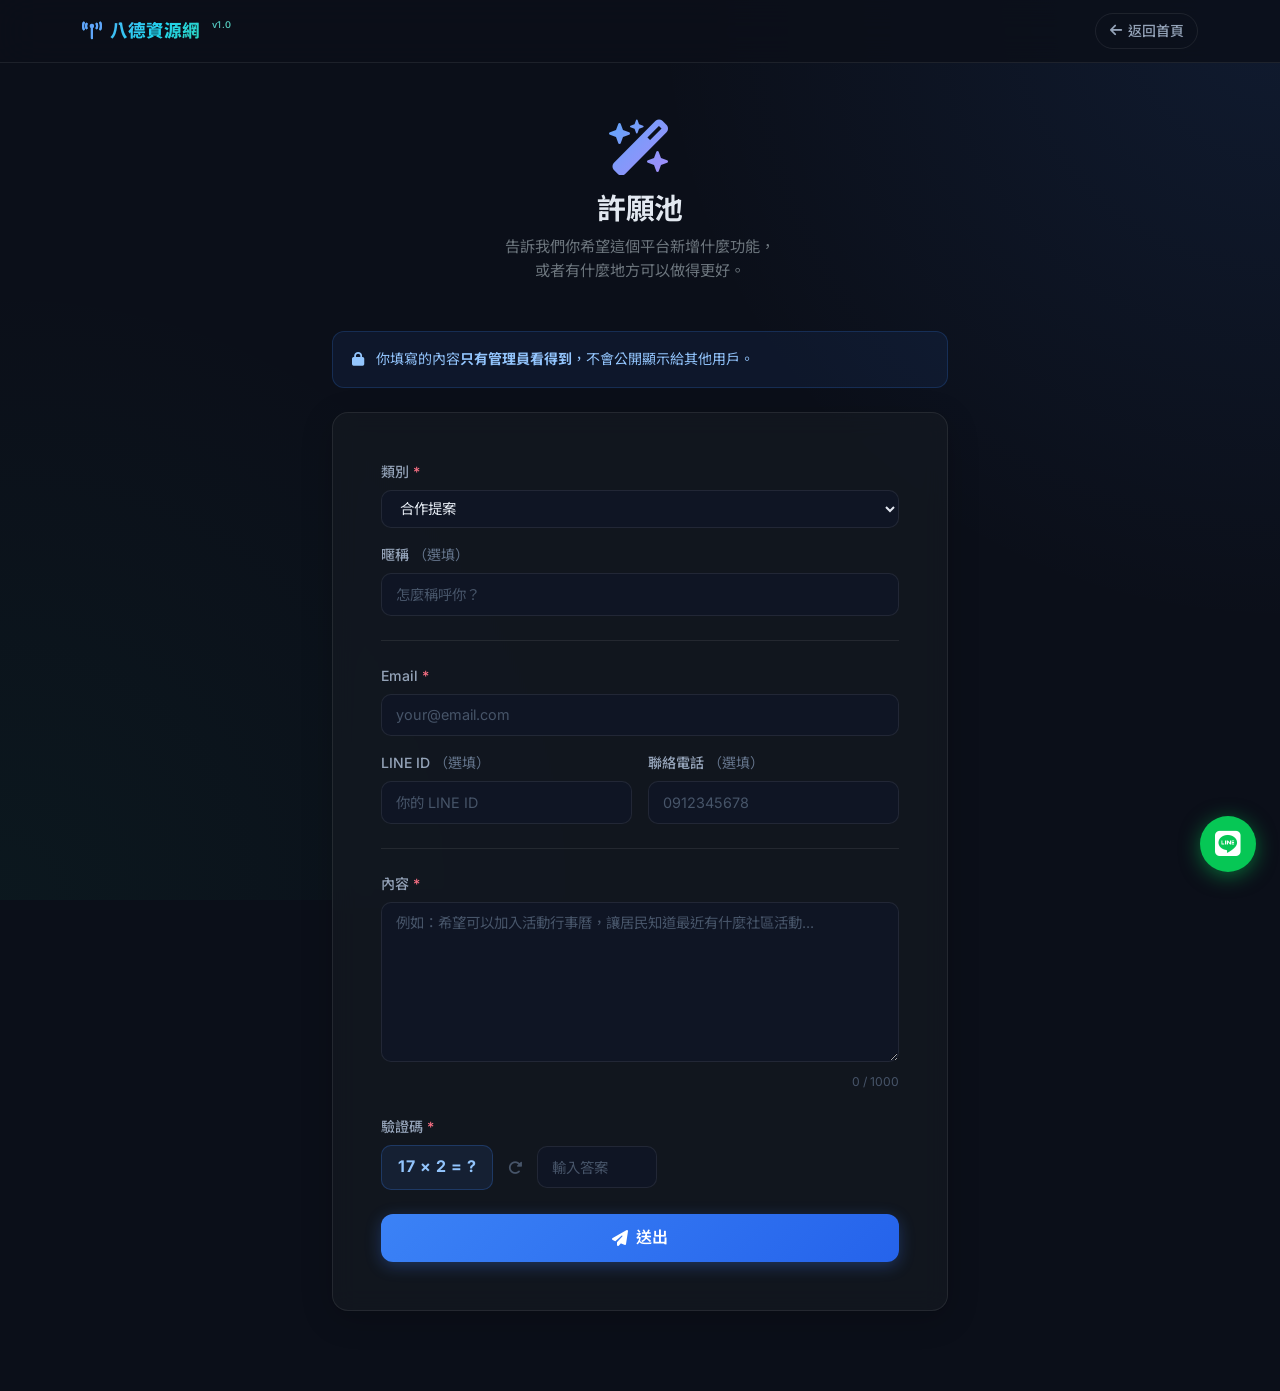
<file: frontend/wish.html>
<!DOCTYPE html>
<html lang="zh-Hant" data-bs-theme="dark">
<head>
<meta charset="UTF-8">
<meta name="robots" content="noindex, nofollow, noarchive">
<meta name="viewport" content="width=device-width,initial-scale=1">
<title>許願池 — 八德資源網</title>
<link href="https://fonts.googleapis.com/css2?family=Noto+Sans+TC:wght@400;500;600;700;800&family=Inter:wght@400;500;600;700;800&display=swap" rel="stylesheet">
<link href="https://cdn.jsdelivr.net/npm/bootstrap@5.3.2/dist/css/bootstrap.min.css" rel="stylesheet">
<link href="https://cdnjs.cloudflare.com/ajax/libs/font-awesome/6.4.2/css/all.min.css" rel="stylesheet">
<script src="https://cdn.jsdelivr.net/npm/bootstrap@5.3.2/dist/js/bootstrap.bundle.min.js"></script>
<style>
:root{--bg:#0b0f19;--cb:rgba(22,27,34,.65);--bd:rgba(255,255,255,.08);--p:#3b82f6;--pd:#2563eb;--pl:#60a5fa;--pg:rgba(59,130,246,.4);--gn:#34d399;--ro:#fb7185;--yw:#fbbf24;--t1:#f8fafc;--t2:#94a3b8;--t3:#64748b;--t4:#475569;--r:10px;--rl:16px;--f:"Inter","Noto Sans TC",-apple-system,sans-serif}
*,*::before,*::after{box-sizing:border-box}
body{background:var(--bg);background-image:radial-gradient(circle at top right,rgba(59,130,246,.1),transparent 40%),radial-gradient(circle at bottom left,rgba(16,185,129,.05),transparent 40%);background-attachment:fixed;color:#e2e8f0;font-family:var(--f);font-size:16px;line-height:1.6;min-height:100vh;padding-bottom:80px;-webkit-font-smoothing:antialiased}
.navbar{background:rgba(11,15,25,.82)!important;backdrop-filter:blur(20px);border-bottom:1px solid var(--bd);padding:.75rem 0}
.navbar-brand{font-weight:800;font-size:1.1rem;background:linear-gradient(135deg,#60a5fa,#22d3ee,#34d399);-webkit-background-clip:text;-webkit-text-fill-color:transparent;background-clip:text;text-decoration:none;display:inline-flex;align-items:center;gap:8px}
.btn-back{color:var(--t2);text-decoration:none;font-size:.87rem;font-weight:500;padding:.36rem .82rem;border-radius:999px;border:1px solid var(--bd);transition:all .15s;display:inline-flex;align-items:center;gap:.4rem}
.btn-back:hover{color:var(--t1);border-color:rgba(255,255,255,.22);background:rgba(255,255,255,.04)}
.gc{background:var(--cb);backdrop-filter:blur(12px);border:1px solid var(--bd);border-radius:var(--rl);box-shadow:0 8px 32px rgba(0,0,0,.2)}
.form-ctrl{width:100%;background:rgba(15,23,42,.6);border:1px solid var(--bd);color:#e2e8f0;border-radius:var(--r);padding:.55rem .9rem;font-size:.9rem;outline:none;transition:all .2s;font-family:var(--f)}
.form-ctrl:focus{background:rgba(15,23,42,.88);border-color:var(--p);box-shadow:0 0 0 3px rgba(59,130,246,.2);color:#fff}
.form-ctrl::placeholder{color:var(--t4)}
.form-ctrl.err{border-color:rgba(251,113,133,.55);box-shadow:0 0 0 3px rgba(251,113,133,.12)}
.form-ctrl.ok{border-color:rgba(52,211,153,.5);box-shadow:0 0 0 3px rgba(52,211,153,.1)}
textarea.form-ctrl{resize:vertical;min-height:160px}
.flabel{display:block;font-size:.88rem;color:var(--t2);font-weight:500;margin-bottom:.4rem}
.fhint{font-size:.78rem;margin-top:4px}
.ferr{display:none;font-size:.78rem;color:var(--ro);margin-top:4px}
.ferr i{margin-right:3px}
.btn-sub{background:linear-gradient(135deg,#3b82f6,#2563eb);border:none;border-radius:12px;padding:.72rem 2.5rem;font-weight:600;font-size:1rem;color:#fff;cursor:pointer;display:flex;align-items:center;justify-content:center;gap:8px;box-shadow:0 4px 16px rgba(59,130,246,.3);transition:all .2s;font-family:var(--f);width:100%}
.btn-sub:hover:not(:disabled){transform:translateY(-2px);box-shadow:0 6px 22px rgba(59,130,246,.45)}
.btn-sub:disabled{opacity:.6;cursor:not-allowed;transform:none}
.notice{background:rgba(59,130,246,.08);border:1px solid rgba(59,130,246,.2);border-radius:12px;padding:1rem 1.2rem;font-size:.875rem;color:#93c5fd;margin-bottom:1.5rem}
.cc{font-size:.76rem;color:var(--t4);text-align:right;margin-top:3px;transition:color .2s}
.cc.w{color:var(--yw)}.cc.d{color:var(--ro)}
.rb{display:none;padding:1rem;border-radius:12px;text-align:center;font-weight:500;margin-bottom:1rem;font-size:.9rem}
.captcha-box{display:flex;align-items:center;gap:10px}
.captcha-q{background:rgba(59,130,246,.1);border:1px solid rgba(59,130,246,.25);border-radius:var(--r);padding:.55rem 1rem;font-size:1rem;font-weight:700;color:#93c5fd;white-space:nowrap;flex-shrink:0;letter-spacing:.5px}
.captcha-refresh{background:transparent;border:none;color:var(--t4);cursor:pointer;padding:.3rem;border-radius:6px;transition:color .15s;font-size:.9rem;flex-shrink:0}
.captcha-refresh:hover{color:var(--t2)}
.divider{border-top:1px solid var(--bd);margin:1.5rem 0}

/* ── Success pop-out ── */
.success-overlay{position:fixed;inset:0;z-index:999;display:flex;align-items:center;justify-content:center;background:rgba(0,0,0,.55);backdrop-filter:blur(4px);opacity:0;transition:opacity .25s}
.success-overlay.show{opacity:1}
.success-card{background:rgba(13,17,23,.97);border:1px solid rgba(52,211,153,.3);border-radius:20px;padding:2.5rem 2rem;text-align:center;max-width:340px;width:90%;box-shadow:0 24px 60px rgba(0,0,0,.5),0 0 0 1px rgba(52,211,153,.1);transform:scale(.85) translateY(20px);transition:transform .3s cubic-bezier(.34,1.56,.64,1),opacity .25s}
.success-overlay.show .success-card{transform:scale(1) translateY(0)}
.success-icon{width:72px;height:72px;border-radius:50%;background:rgba(52,211,153,.12);border:1.5px solid rgba(52,211,153,.35);display:flex;align-items:center;justify-content:center;margin:0 auto 1.2rem;font-size:2rem;color:#34d399}
</style>
</head>
<body>
<nav class="navbar sticky-top">
  <div class="container">
    <a class="navbar-brand" href="/"><i class="fa-solid fa-tower-broadcast" style="-webkit-text-fill-color:#60a5fa"></i>八德資源網<span style="font-size:.58rem;font-weight:500;-webkit-text-fill-color:rgba(148,163,184,.4);color:rgba(148,163,184,.4);align-self:flex-start;padding-top:1px;margin-left:4px;letter-spacing:.3px">v1.0</span></a>
    <a href="/" class="btn-back"><i class="fa-solid fa-arrow-left"></i>返回首頁</a>
  </div>
</nav>

<div class="container mt-5 pt-2" style="max-width:640px">

  <div class="text-center mb-5">
    <div style="font-size:3.5rem;line-height:1;margin-bottom:1rem">
      <i class="fa-solid fa-wand-magic-sparkles" style="background:linear-gradient(135deg,#60a5fa,#a78bfa);-webkit-background-clip:text;-webkit-text-fill-color:transparent;background-clip:text"></i>
    </div>
    <h2 class="fw-bold mb-2" style="font-size:1.8rem;letter-spacing:-.2px">許願池</h2>
    <p class="text-secondary" style="font-size:.95rem">告訴我們你希望這個平台新增什麼功能，<br>或者有什麼地方可以做得更好。</p>
  </div>

  <div class="notice">
    <i class="fa-solid fa-lock me-2"></i>
    你填寫的內容<strong>只有管理員看得到</strong>，不會公開顯示給其他用戶。
  </div>

  <div id="rb-err" class="rb" style="background:rgba(239,68,68,.1);border:1px solid rgba(239,68,68,.3);color:#fca5a5">
    <i class="fa-solid fa-triangle-exclamation me-2"></i><span id="err-msg">送出失敗，請稍後再試。</span>
  </div>

  <div class="gc p-4 p-md-5">
    <form id="wish-form" novalidate>

      <!-- 類別 -->
      <div class="mb-3">
        <label class="flabel">類別 <span style="color:var(--ro)">*</span></label>
        <select id="wish-category" class="form-ctrl">
          <option value="合作提案" selected>合作提案</option>
          <option value="平台功能許願">平台功能許願</option>
        </select>
      </div>

      <!-- 暱稱 -->
      <div class="mb-3">
        <label class="flabel">暱稱 <span style="color:var(--t3);font-weight:400">（選填）</span></label>
        <input type="text" id="wish-name" class="form-ctrl" placeholder="怎麼稱呼你？" maxlength="50">
      </div>

      <div class="divider"></div>

      <!-- Email -->
      <div class="mb-3">
        <label class="flabel">Email <span style="color:var(--ro)">*</span></label>
        <input type="email" id="wish-email" class="form-ctrl" placeholder="your@email.com" maxlength="100" oninput="validateEmail(this)">
        <div id="email-hint" class="fhint" style="display:none"></div>
        <div class="ferr" id="email-err"><i class="fa-solid fa-circle-exclamation"></i>請填寫 Email</div>
      </div>

      <!-- LINE ID + 電話 -->
      <div class="row g-3 mb-3">
        <div class="col-md-6">
          <label class="flabel">LINE ID <span style="color:var(--t3);font-weight:400">（選填）</span></label>
          <input type="text" id="wish-line" class="form-ctrl" placeholder="你的 LINE ID" maxlength="100">
        </div>
        <div class="col-md-6">
          <label class="flabel">聯絡電話 <span style="color:var(--t3);font-weight:400">（選填）</span></label>
          <input type="tel" id="wish-phone" class="form-ctrl" placeholder="0912345678" maxlength="20" oninput="validatePhone(this)">
          <div id="phone-hint" class="fhint" style="display:none"></div>
        </div>
      </div>

      <div class="divider"></div>

      <!-- 內容 -->
      <div class="mb-4">
        <label class="flabel">內容 <span style="color:var(--ro)">*</span></label>
        <textarea id="wish-content" class="form-ctrl" placeholder="例如：希望可以加入活動行事曆，讓居民知道最近有什麼社區活動..." maxlength="1000" oninput="updCC(this)"></textarea>
        <div class="cc" id="cc">0 / 1000</div>
        <div class="ferr" id="content-err"><i class="fa-solid fa-circle-exclamation"></i>請填寫內容</div>
      </div>

      <!-- 驗證碼 -->
      <div class="mb-4">
        <label class="flabel">驗證碼 <span style="color:var(--ro)">*</span></label>
        <div class="captcha-box">
          <div class="captcha-q" id="captcha-q">— + — = ?</div>
          <button type="button" class="captcha-refresh" onclick="genCaptcha()" title="換一題"><i class="fa-solid fa-rotate-right"></i></button>
          <input type="text" id="wish-captcha" class="form-ctrl" placeholder="輸入答案" maxlength="4" inputmode="numeric" style="max-width:120px">
        </div>
        <div class="ferr" id="captcha-err"><i class="fa-solid fa-circle-exclamation"></i>驗證碼錯誤，請重新輸入</div>
      </div>

      <button type="submit" class="btn-sub" id="btn-sub">
        <i class="fa-solid fa-paper-plane"></i>送出
      </button>
    </form>
  </div>


</div>

<script>
// ── 字數計數 ──────────────────────────────────────────────────
function updCC(el){
  const n=el.value.length,c=document.getElementById('cc');
  c.textContent=n+' / 1000';
  c.className='cc'+(n>900?' d':n>700?' w':'');
}

// ── Email 驗證 ────────────────────────────────────────────────
function validateEmail(el){
  const v=el.value.trim();
  const hint=document.getElementById('email-hint');
  const err=document.getElementById('email-err');
  err.style.display='none';
  if(!v){el.className='form-ctrl';hint.style.display='none';return;}
  const ok=/^[^\s@]+@[^\s@]+\.[^\s@]+$/.test(v);
  if(ok){
    el.className='form-ctrl ok';
    hint.style.display='block';
    hint.innerHTML='<span style="color:#34d399"><i class="fa-solid fa-circle-check me-1"></i>格式正確</span>';
  } else {
    el.className='form-ctrl err';
    hint.style.display='block';
    hint.innerHTML='<span style="color:var(--ro)"><i class="fa-solid fa-circle-exclamation me-1"></i>請輸入有效的 Email 地址</span>';
  }
}

// ── 電話驗證 ──────────────────────────────────────────────────
function validatePhone(el){
  const v=el.value.trim();
  const hint=document.getElementById('phone-hint');
  el.value=el.value.replace(/[^\d]/g,'');
  if(!v){el.className='form-ctrl';hint.style.display='none';return;}
  if(/^\d{6,15}$/.test(v)){
    el.className='form-ctrl ok';
    hint.style.display='block';
    hint.innerHTML='<span style="color:#34d399"><i class="fa-solid fa-circle-check me-1"></i>格式正確</span>';
  } else {
    el.className='form-ctrl err';
    hint.style.display='block';
    hint.innerHTML='<span style="color:var(--ro)"><i class="fa-solid fa-circle-exclamation me-1"></i>請輸入有效的電話號碼</span>';
  }
}

// ── 驗證碼 ────────────────────────────────────────────────────
let captchaAnswer=0;
function genCaptcha(){
  const a=Math.floor(Math.random()*20)+1;
  const b=Math.floor(Math.random()*20)+1;
  const ops=[
    {q:`${a} + ${b}`,ans:a+b},
    {q:`${a+b} − ${b}`,ans:a},
    {q:`${a} × ${b<=5?b:2}`,ans:a*(b<=5?b:2)},
  ];
  const pick=ops[Math.floor(Math.random()*ops.length)];
  captchaAnswer=pick.ans;
  document.getElementById('captcha-q').textContent=pick.q+' = ?';
  document.getElementById('wish-captcha').value='';
  document.getElementById('captcha-err').style.display='none';
  document.getElementById('wish-captcha').classList.remove('err');
}

// ── 表單送出 ──────────────────────────────────────────────────
document.getElementById('wish-form').addEventListener('submit',async(e)=>{
  e.preventDefault();

  const email   = document.getElementById('wish-email').value.trim();
  const content = document.getElementById('wish-content').value.trim();
  const captcha = document.getElementById('wish-captcha').value.trim();
  const btn     = document.getElementById('btn-sub');

  // 清除舊提示
  document.getElementById('rb-err').style.display='none';
  document.getElementById('email-err').style.display='none';
  document.getElementById('content-err').style.display='none';
  document.getElementById('captcha-err').style.display='none';

  let hasErr=false;

  if(!email||!/^[^\s@]+@[^\s@]+\.[^\s@]+$/.test(email)){
    document.getElementById('wish-email').classList.add('err');
    document.getElementById('email-hint').style.display='none';
    document.getElementById('email-err').style.display='block';
    document.getElementById('email-err').innerHTML='<i class="fa-solid fa-circle-exclamation me-1"></i>'+(email?'請輸入有效的 Email 地址':'請填寫 Email');
    hasErr=true;
  }

  if(!content){
    document.getElementById('wish-content').classList.add('err');
    document.getElementById('content-err').style.display='block';
    hasErr=true;
  } else {
    document.getElementById('wish-content').classList.remove('err');
  }

  if(!captcha||parseInt(captcha,10)!==captchaAnswer){
    document.getElementById('wish-captcha').classList.add('err');
    document.getElementById('captcha-err').style.display='block';
    hasErr=true;
  } else {
    document.getElementById('wish-captcha').classList.remove('err');
  }

  if(hasErr){if(!email)document.getElementById('wish-email').focus();return;}

  btn.disabled=true;
  btn.innerHTML='<span class="spinner-border spinner-border-sm me-2"></span>送出中...';

  try{
    const res=await fetch('/api/wish',{
      method:'POST',
      headers:{'Content-Type':'application/json'},
      body:JSON.stringify({
        name:    document.getElementById('wish-name').value.trim(),
        email,
        line_id: document.getElementById('wish-line').value.trim(),
        phone:   document.getElementById('wish-phone').value.trim(),
        category:document.getElementById('wish-category').value,
        content
      })
    });
    const data=await res.json();
    if(data.ok){
      document.getElementById('wish-form').reset();
      document.getElementById('wish-category').value='合作提案';
      document.getElementById('cc').textContent='0 / 1000';
      document.getElementById('cc').className='cc';
      document.querySelectorAll('.form-ctrl').forEach(el=>el.className='form-ctrl');
      document.querySelectorAll('.fhint').forEach(el=>el.style.display='none');
      genCaptcha();
      const ov=document.getElementById('success-overlay');
      ov.style.display='flex';
      requestAnimationFrame(()=>requestAnimationFrame(()=>ov.classList.add('show')));
    } else {throw new Error(data.error||'送出失敗');}
  }catch(err){
    document.getElementById('err-msg').textContent=err.message||'送出失敗，請稍後再試。';
    document.getElementById('rb-err').style.display='block';
  }finally{
    btn.disabled=false;
    btn.innerHTML='<i class="fa-solid fa-paper-plane"></i>送出';
  }
});

function closeSuccess(){
  const ov=document.getElementById('success-overlay');
  ov.classList.remove('show');
  setTimeout(()=>ov.style.display='none',250);
}

// 初始化驗證碼
genCaptcha();
</script>
<!-- Success pop-out -->
<div id="success-overlay" class="success-overlay" style="display:none" onclick="if(event.target===this)closeSuccess()">
  <div class="success-card">
    <div class="success-icon"><i class="fa-solid fa-check"></i></div>
    <div style="font-size:1.25rem;font-weight:700;color:#f8fafc;margin-bottom:.5rem">送出成功！</div>
    <div style="font-size:.9rem;color:#94a3b8;line-height:1.6;margin-bottom:1.5rem">感謝你的回饋<br>我們會認真考慮每一則留言。</div>
    <button onclick="closeSuccess()" style="background:linear-gradient(135deg,#34d399,#059669);border:none;border-radius:10px;padding:.55rem 1.8rem;font-weight:600;font-size:.92rem;color:#fff;cursor:pointer;font-family:var(--f);transition:opacity .15s" onmouseover="this.style.opacity='.85'" onmouseout="this.style.opacity='1'">好的</button>
  </div>
</div>

<!-- LINE 浮動按鈕 -->
<a href="#" id="line-fab" title="加 LINE 好友" target="_blank" rel="noopener" style="position:fixed;bottom:28px;right:24px;z-index:999;width:56px;height:56px;display:flex;align-items:center;justify-content:center;background:#06C755;color:#fff;text-decoration:none;border-radius:50%;box-shadow:0 4px 20px rgba(6,199,85,.5);transition:all .2s"><i class="fa-brands fa-line" style="font-size:1.6rem"></i></a>
<style>#line-fab:hover{background:#05a744!important;transform:scale(1.1);box-shadow:0 6px 28px rgba(6,199,85,.65)}</style>
</body>
</html>
</file>
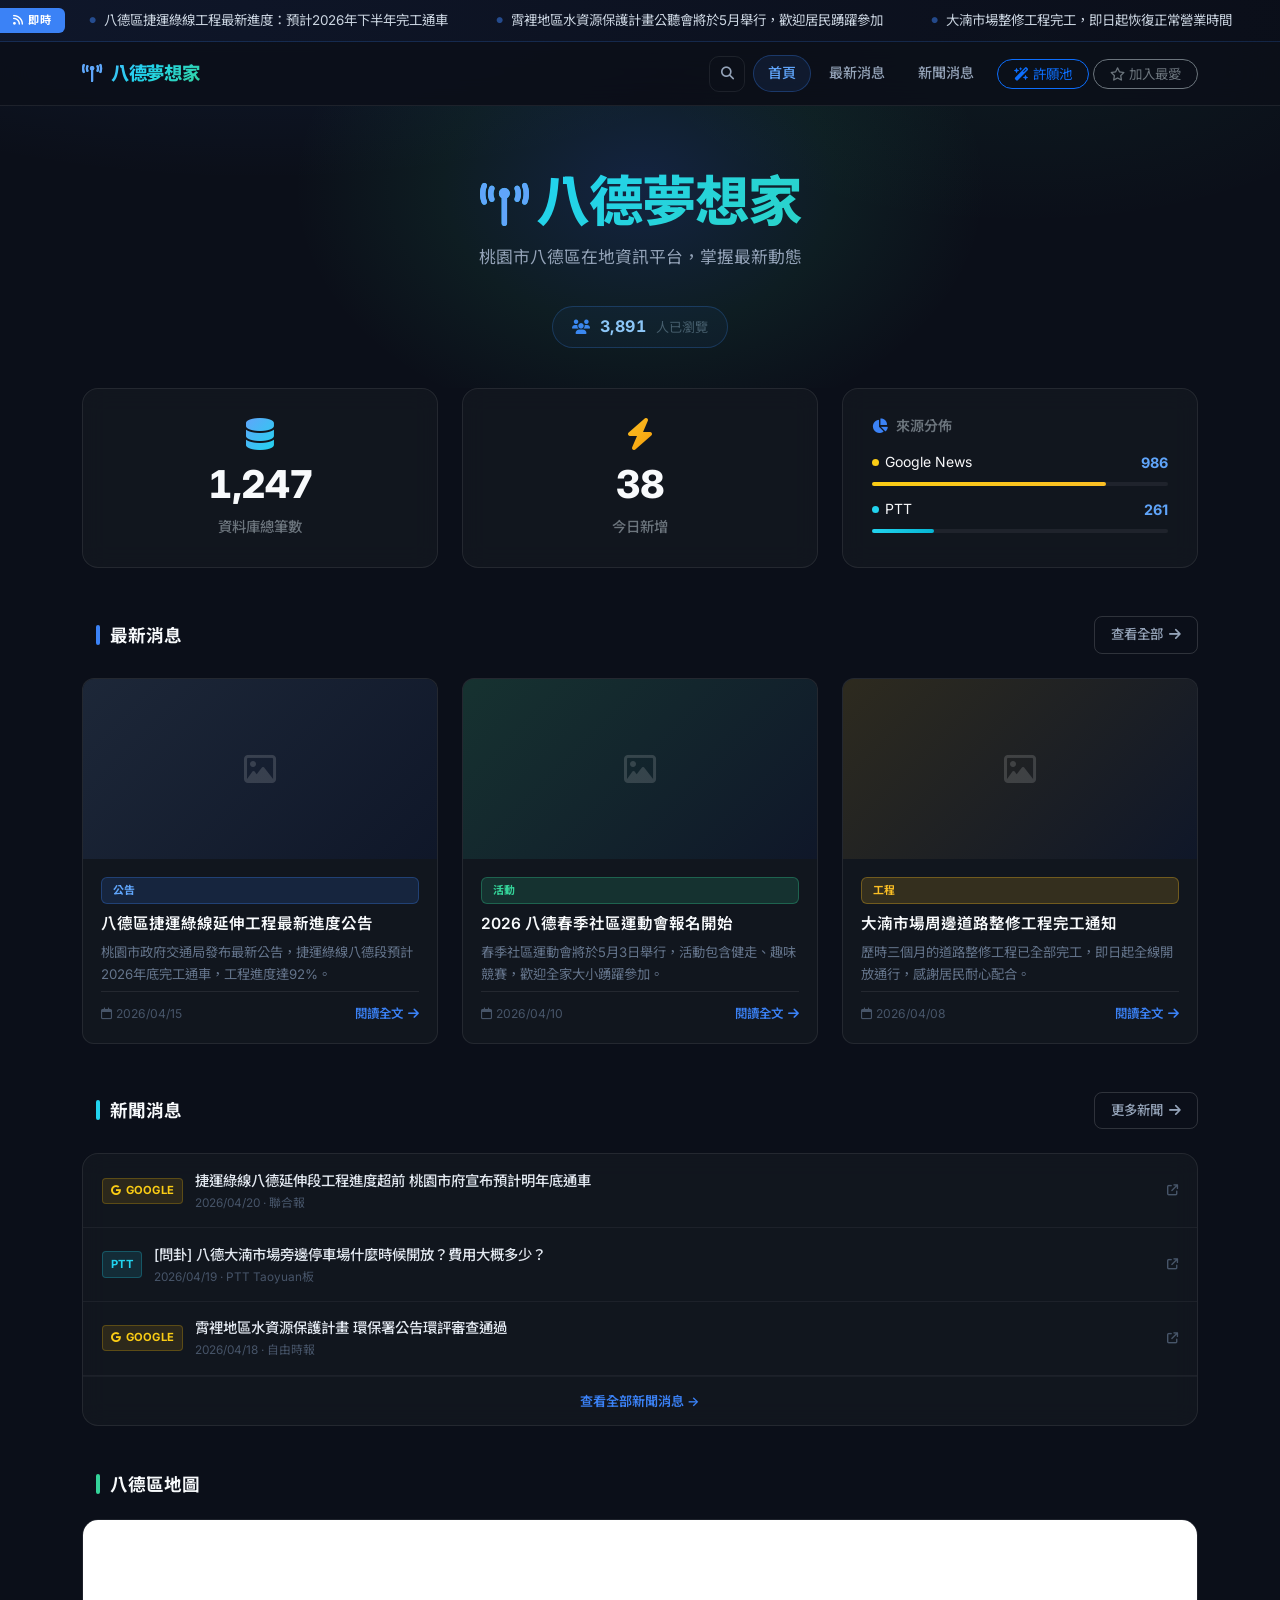
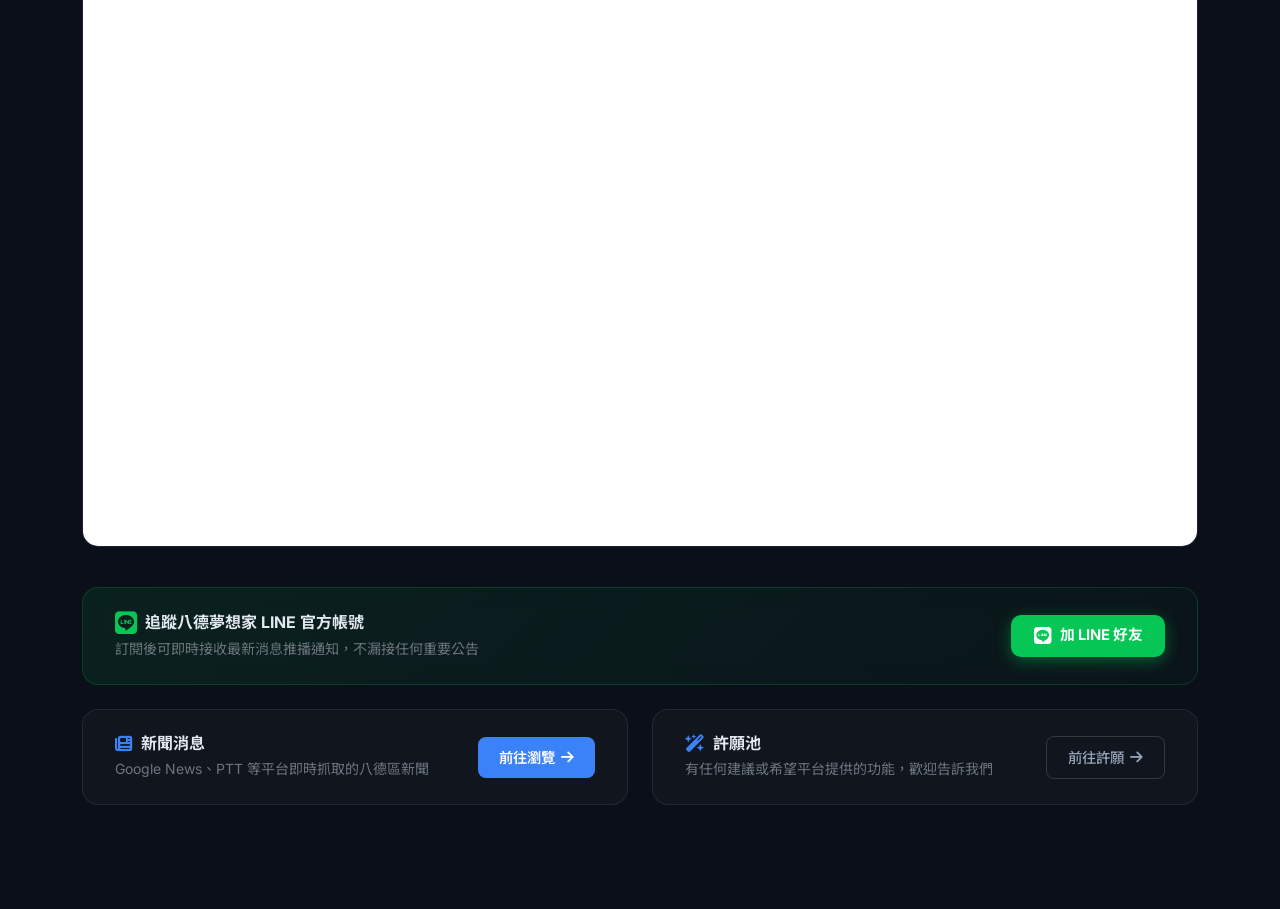
<file: mockups/01-Homepage.html>
<!DOCTYPE html>
<html lang="zh-Hant" data-bs-theme="dark">
<head>
<meta charset="UTF-8">
<meta name="viewport" content="width=device-width,initial-scale=1">
<title>首頁 — 八德夢想家</title>
<link href="https://fonts.googleapis.com/css2?family=Noto+Sans+TC:wght@300;400;500;600;700;800&family=Inter:wght@300;400;500;600;700;800&display=swap" rel="stylesheet">
<link href="https://cdn.jsdelivr.net/npm/bootstrap@5.3.2/dist/css/bootstrap.min.css" rel="stylesheet">
<link href="https://cdnjs.cloudflare.com/ajax/libs/font-awesome/6.4.2/css/all.min.css" rel="stylesheet">
<script src="https://cdn.jsdelivr.net/npm/bootstrap@5.3.2/dist/js/bootstrap.bundle.min.js"></script>
<style>
:root{--bg:#0b0f19;--cb:rgba(22,27,34,.65);--bd:rgba(255,255,255,.08);--p:#3b82f6;--pd:#2563eb;--pl:#60a5fa;--pg:rgba(59,130,246,.4);--cy:#22d3ee;--gn:#34d399;--yw:#fbbf24;--ln:#06C755;--t1:#f8fafc;--t2:#94a3b8;--t3:#64748b;--t4:#475569;--r:8px;--rm:12px;--rl:16px;--f:"Inter","Noto Sans TC",-apple-system,sans-serif}
*,*::before,*::after{box-sizing:border-box}
body{background:var(--bg);background-image:radial-gradient(ellipse 80% 50% at 20% -10%,rgba(59,130,246,.13),transparent 60%),radial-gradient(ellipse 60% 40% at 80% 5%,rgba(52,211,153,.06),transparent 50%);background-attachment:fixed;color:#e2e8f0;font-family:var(--f);font-size:16px;line-height:1.6;min-height:100vh;padding-bottom:80px;-webkit-font-smoothing:antialiased}
::-webkit-scrollbar{width:6px}::-webkit-scrollbar-track{background:var(--bg)}::-webkit-scrollbar-thumb{background:#334155;border-radius:3px}
.navbar{background:rgba(11,15,25,.82)!important;backdrop-filter:blur(20px);border-bottom:1px solid var(--bd);padding:.75rem 0}
.navbar-brand{font-weight:800;font-size:1.15rem;background:linear-gradient(135deg,#60a5fa,#22d3ee,#34d399);-webkit-background-clip:text;-webkit-text-fill-color:transparent;background-clip:text;letter-spacing:-.2px;text-decoration:none;display:inline-flex;align-items:center;gap:8px}
.nlp{color:var(--t2);text-decoration:none;font-size:.88rem;font-weight:500;padding:.38rem .85rem;border-radius:999px;border:1px solid transparent;transition:all .15s;display:inline-flex;align-items:center;gap:.3rem}
.nlp:hover{color:var(--t1);background:rgba(255,255,255,.06)}
.nlp.on{color:var(--pl);background:rgba(59,130,246,.1);border-color:rgba(59,130,246,.3)}
@keyframes tk{from{transform:translateX(0)}to{transform:translateX(-50%)}}
.ticker-bar{background:linear-gradient(90deg,rgba(15,23,42,.98),rgba(11,15,25,.98));border-bottom:1px solid rgba(59,130,246,.2);height:42px;overflow:hidden;display:flex;align-items:center}
.ticker-lbl{flex-shrink:0;background:var(--p);color:#fff;font-size:.7rem;font-weight:700;letter-spacing:1px;padding:.25rem .8rem;border-radius:0 6px 6px 0;white-space:nowrap}
.ticker-wrap{flex:1;overflow:hidden;position:relative}
.ticker-track{display:flex;align-items:center;height:42px;white-space:nowrap;animation:tk 40s linear infinite}
.ticker-track:hover{animation-play-state:paused}
.ti{display:inline-flex;align-items:center;font-size:.84rem;color:#cbd5e1;padding:0 1.5rem;gap:.5rem;text-decoration:none;transition:color .15s}
.ti:hover{color:var(--pl)}
.hero{padding:4rem 0 2.5rem;text-align:center;position:relative;overflow:hidden}
.hero::before{content:'';position:absolute;top:-60%;left:50%;transform:translateX(-50%);width:700px;height:500px;background:radial-gradient(ellipse,rgba(59,130,246,.18) 0%,rgba(52,211,153,.07) 40%,transparent 70%);pointer-events:none;animation:hg 8s ease-in-out infinite alternate}
@keyframes hg{0%{opacity:.6;transform:translateX(-50%) scale(1)}100%{opacity:1;transform:translateX(-50%) scale(1.08)}}
.hero-title{font-size:clamp(2.2rem,5vw,3.4rem);font-weight:800;letter-spacing:-1px;line-height:1.15;background:linear-gradient(135deg,#60a5fa,#22d3ee 40%,#34d399);-webkit-background-clip:text;-webkit-text-fill-color:transparent;background-clip:text;position:relative;z-index:1}
.hero-sub{color:var(--t2);font-size:1.05rem;margin-top:.7rem;position:relative;z-index:1}
.vc-pill{display:inline-flex;align-items:center;gap:.6rem;margin-top:1.2rem;background:rgba(15,23,42,.7);border:1px solid rgba(59,130,246,.25);border-radius:30px;padding:.45rem 1.2rem;font-size:.88rem;color:var(--t3)}
.gc{background:var(--cb);backdrop-filter:blur(12px);border:1px solid var(--bd);border-radius:var(--rl);transition:all .25s}
.gc:hover{transform:translateY(-4px);box-shadow:0 12px 40px rgba(0,0,0,.35),0 0 20px rgba(59,130,246,.18);border-color:rgba(255,255,255,.16)}
.sc{padding:1.8rem;text-align:center;display:flex;flex-direction:column;align-items:center;position:relative;overflow:hidden}
.sc::before{content:'';position:absolute;top:0;left:0;right:0;height:3px;background:linear-gradient(90deg,#3b82f6,#22d3ee,#34d399);opacity:0;transition:opacity .25s}
.gc:hover .sc::before{opacity:1}
.sc-icon{font-size:2rem;margin-bottom:.7rem;background:linear-gradient(135deg,#60a5fa,#22d3ee);-webkit-background-clip:text;-webkit-text-fill-color:transparent;background-clip:text;transition:all .25s}
.gc:hover .sc-icon{transform:scale(1.08)}
.sc-num{font-size:2.4rem;font-weight:800;color:var(--t1);letter-spacing:-1px;font-variant-numeric:tabular-nums;line-height:1.2}
.nc{background:var(--cb);border:1px solid var(--bd);border-radius:var(--rm);overflow:hidden;display:flex;flex-direction:column;height:100%;transition:all .25s}
.nc:hover{transform:translateY(-5px);box-shadow:0 15px 40px rgba(0,0,0,.4),0 0 20px rgba(59,130,246,.2);border-color:rgba(59,130,246,.4)}
.nc-img{width:100%;height:180px;background:linear-gradient(135deg,rgba(30,41,59,.9),rgba(15,23,42,.9));display:flex;align-items:center;justify-content:center;transition:background .25s;overflow:hidden}
.nc-body{padding:1.15rem;display:flex;flex-direction:column;flex:1}
.cat-badge{display:inline-block;font-size:.68rem;font-weight:700;padding:.22rem .65rem;border-radius:6px;background:rgba(59,130,246,.15);color:var(--pl);border:1px solid rgba(59,130,246,.3);text-transform:uppercase;letter-spacing:.5px}
.nc-title{font-size:.97rem;font-weight:600;color:var(--t1);line-height:1.55;margin:.5rem 0 .4rem;display:-webkit-box;-webkit-line-clamp:2;-webkit-box-orient:vertical;overflow:hidden;text-decoration:none;transition:color .15s}
.nc-title:hover{color:var(--pl)}
.nc-sum{font-size:.83rem;color:var(--t3);line-height:1.6;display:-webkit-box;-webkit-line-clamp:2;-webkit-box-orient:vertical;overflow:hidden;flex:1;margin-bottom:.4rem}
.nc-foot{margin-top:auto;padding-top:.75rem;border-top:1px solid var(--bd);display:flex;align-items:center;justify-content:space-between}
.nc-date{font-size:.76rem;color:var(--t4)}
.nc-link{font-size:.78rem;color:var(--p);font-weight:600;text-decoration:none;display:inline-flex;align-items:center;gap:.3rem;transition:all .15s}
.nc-link:hover{color:var(--pl);gap:.5rem}
.btn-p{background:var(--p);color:#fff;border:none;padding:.55rem 1.3rem;border-radius:var(--r);font-weight:600;font-size:.9rem;cursor:pointer;display:inline-flex;align-items:center;gap:.4rem;transition:all .15s;text-decoration:none;font-family:var(--f)}
.btn-p:hover{background:var(--pd);color:#fff;transform:translateY(-2px);box-shadow:0 4px 15px var(--pg)}
.btn-o{background:transparent;color:var(--t2);border:1px solid rgba(255,255,255,.15);padding:.55rem 1.3rem;border-radius:var(--r);font-weight:500;font-size:.9rem;cursor:pointer;display:inline-flex;align-items:center;gap:.4rem;transition:all .15s;text-decoration:none;font-family:var(--f)}
.btn-o:hover{color:var(--t1);border-color:rgba(255,255,255,.28);background:rgba(255,255,255,.04)}
.sh{display:flex;align-items:center;justify-content:space-between;margin-bottom:1.5rem}
.sh-t{font-size:1.1rem;font-weight:700;color:var(--t1);display:flex;align-items:center;gap:10px}
.sh-t::before{content:'';display:inline-block;width:4px;height:20px;border-radius:2px}
.cta-card{padding:1.5rem 2rem;display:flex;align-items:center;justify-content:space-between;gap:1rem;flex-wrap:wrap}
</style>
</head>
<body>

<!-- §4.3.1 Ticker Bar -->
<div class="ticker-bar">
  <span class="ticker-lbl"><i class="fa-solid fa-rss me-1"></i>即時</span>
  <div class="ticker-wrap">
    <div class="ticker-track">
      <a class="ti" href="#"><span style="color:rgba(59,130,246,.5);font-size:.5rem">●</span>八德區捷運綠線工程最新進度：預計2026年下半年完工通車</a>
      <a class="ti" href="#"><span style="color:rgba(59,130,246,.5);font-size:.5rem">●</span>霄裡地區水資源保護計畫公聽會將於5月舉行，歡迎居民踴躍參加</a>
      <a class="ti" href="#"><span style="color:rgba(59,130,246,.5);font-size:.5rem">●</span>大湳市場整修工程完工，即日起恢復正常營業時間</a>
      <a class="ti" href="#"><span style="color:rgba(59,130,246,.5);font-size:.5rem">●</span>八德擴大都市計畫環評通過，綠地面積提升20%</a>
      <a class="ti" href="#"><span style="color:rgba(59,130,246,.5);font-size:.5rem">●</span>桃園市政府宣布八德區停車場擴建計畫，預計新增500個車位</a>
      <a class="ti" href="#"><span style="color:rgba(59,130,246,.5);font-size:.5rem">●</span>八德區捷運綠線工程最新進度：預計2026年下半年完工通車</a>
      <a class="ti" href="#"><span style="color:rgba(59,130,246,.5);font-size:.5rem">●</span>霄裡地區水資源保護計畫公聽會將於5月舉行，歡迎居民踴躍參加</a>
      <a class="ti" href="#"><span style="color:rgba(59,130,246,.5);font-size:.5rem">●</span>大湳市場整修工程完工，即日起恢復正常營業時間</a>
      <a class="ti" href="#"><span style="color:rgba(59,130,246,.5);font-size:.5rem">●</span>八德擴大都市計畫環評通過，綠地面積提升20%</a>
      <a class="ti" href="#"><span style="color:rgba(59,130,246,.5);font-size:.5rem">●</span>桃園市政府宣布八德區停車場擴建計畫，預計新增500個車位</a>
    </div>
  </div>
</div>

<!-- Navbar with §4.3.2 Bookmark + §4.3.6 Search -->
<nav class="navbar sticky-top">
  <div class="container">
    <a class="navbar-brand" href="#">
      <i class="fa-solid fa-tower-broadcast" style="-webkit-text-fill-color:#60a5fa"></i>八德夢想家
    </a>
    <div class="d-flex align-items-center gap-1 flex-wrap">
      <button id="search-btn" onclick="toggleSearch()" style="background:transparent;border:1px solid var(--bd);color:var(--t2);width:36px;height:36px;border-radius:10px;cursor:pointer;display:flex;align-items:center;justify-content:center;transition:all .15s;margin-right:4px" onmouseover="this.style.borderColor='rgba(59,130,246,.4)';this.style.color='#3b82f6'" onmouseout="this.style.borderColor='var(--bd)';this.style.color='var(--t2)'">
        <i class="fa-solid fa-magnifying-glass" style="font-size:.82rem"></i>
      </button>
      <a href="#" class="nlp on">首頁</a>
      <a href="02-News-List.html" class="nlp">最新消息</a>
      <a href="04-News-Feed.html" class="nlp">新聞消息</a>
      <a href="05-Wish.html" class="btn btn-sm btn-outline-primary rounded-pill px-3 ms-1" style="font-size:.84rem"><i class="fa-solid fa-wand-magic-sparkles me-1"></i>許願池</a>
      <button onclick="showBM()" class="btn btn-sm btn-outline-secondary rounded-pill px-3" style="font-size:.84rem"><i class="fa-regular fa-star me-1"></i>加入最愛</button>
    </div>
  </div>
</nav>

<!-- §4.3.6 Search Overlay -->
<div id="search-ov" style="display:none;position:fixed;inset:0;z-index:500;background:rgba(7,11,20,.92);backdrop-filter:blur(24px);align-items:flex-start;justify-content:center;padding-top:130px">
  <div style="width:100%;max-width:600px;padding:0 20px">
    <div style="display:flex;align-items:center;background:rgba(15,23,42,.95);border:1px solid rgba(59,130,246,.45);border-radius:16px;padding:.7rem 1.1rem;box-shadow:0 0 0 4px rgba(59,130,246,.12)">
      <i class="fa-solid fa-magnifying-glass" style="color:#3b82f6;margin-right:12px;font-size:1rem"></i>
      <input id="si" type="text" placeholder="搜尋新聞、公告、議題..." autofocus style="flex:1;background:transparent;border:none;color:#f8fafc;font-size:1rem;outline:none;font-family:var(--f)">
      <kbd style="font-size:.72rem;color:var(--t3);background:rgba(30,41,59,.8);border:1px solid var(--bd);border-radius:5px;padding:2px 7px;font-family:var(--f)">Esc</kbd>
    </div>
    <div style="margin-top:6px;background:rgba(12,18,30,.99);border:1px solid var(--bd);border-radius:14px;overflow:hidden;box-shadow:0 16px 48px rgba(0,0,0,.5)">
      <div style="padding:.6rem 1.1rem;background:rgba(59,130,246,.1);display:flex;align-items:center;gap:10px;cursor:pointer"><i class="fa-solid fa-magnifying-glass" style="color:var(--t4);font-size:.72rem;width:13px"></i><span style="font-size:.92rem;color:#e2e8f0"><strong style="color:#60a5fa">八德捷運</strong>綠線延伸段</span></div>
      <div style="padding:.6rem 1.1rem;border-top:1px solid rgba(255,255,255,.04);display:flex;align-items:center;gap:10px;cursor:pointer" onmouseover="this.style.background='rgba(255,255,255,.04)'" onmouseout="this.style.background='transparent'"><i class="fa-solid fa-magnifying-glass" style="color:var(--t4);font-size:.72rem;width:13px"></i><span style="font-size:.92rem;color:#e2e8f0">八德擴大都市計畫</span></div>
      <div style="padding:.6rem 1.1rem;border-top:1px solid rgba(255,255,255,.04);display:flex;align-items:center;gap:10px;cursor:pointer" onmouseover="this.style.background='rgba(255,255,255,.04)'" onmouseout="this.style.background='transparent'"><i class="fa-solid fa-magnifying-glass" style="color:var(--t4);font-size:.72rem;width:13px"></i><span style="font-size:.92rem;color:#e2e8f0">霄裡 公聽會 停車</span></div>
      <div style="padding:.6rem 1.1rem;border-top:1px solid rgba(255,255,255,.04);display:flex;align-items:center;gap:10px;cursor:pointer" onmouseover="this.style.background='rgba(255,255,255,.04)'" onmouseout="this.style.background='transparent'"><i class="fa-solid fa-clock-rotate-left" style="color:var(--t4);font-size:.72rem;width:13px"></i><span style="font-size:.92rem;color:#e2e8f0">大湳市場 最新消息</span></div>
      <div style="padding:.48rem 1.1rem;border-top:1px solid rgba(255,255,255,.05);font-size:.78rem;color:var(--t4)">按 <kbd style="font-size:.65rem;color:var(--t3);background:rgba(30,41,59,.8);border:1px solid var(--bd);border-radius:3px;padding:1px 5px;font-family:var(--f)">Enter</kbd> 搜尋全部結果</div>
    </div>
    <div style="margin-top:10px;text-align:center;font-size:12px;color:var(--t4)">按 Esc 關閉搜尋</div>
  </div>
</div>

<!-- Bookmark Modal -->
<div class="modal fade" id="bmModal" tabindex="-1">
  <div class="modal-dialog modal-dialog-centered modal-sm">
    <div class="modal-content" style="background:rgba(22,27,34,.97);border:1px solid rgba(255,255,255,.1);border-radius:16px">
      <div class="modal-header border-0 pb-0"><h5 class="modal-title fw-bold fs-6"><i class="fa-regular fa-star text-warning me-2"></i>加入瀏覽器書籤</h5><button type="button" class="btn-close btn-close-white" data-bs-dismiss="modal"></button></div>
      <div class="modal-body text-center py-3">
        <kbd style="display:inline-block;font-size:1.7rem;padding:.5rem 1.4rem;background:rgba(59,130,246,.15);border:2px solid rgba(59,130,246,.5);border-radius:12px;color:#93c5fd;font-family:var(--f);letter-spacing:1px;cursor:pointer" onclick="this.style.transform='scale(.95)';setTimeout(()=>this.style.transform='',150)">⌘ + D</kbd>
        <p class="text-muted small mt-2 mb-0">點擊上方按鍵可複製</p>
      </div>
    </div>
  </div>
</div>

<div class="container">

  <!-- Hero: §4.3.3 Counter -->
  <div class="hero text-center">
    <h1 class="hero-title"><i class="fa-solid fa-tower-broadcast me-2" style="-webkit-text-fill-color:#60a5fa;font-size:.8em"></i>八德夢想家</h1>
    <p class="hero-sub">桃園市八德區在地資訊平台，掌握最新動態</p>
    <div class="vc-pill d-inline-flex">
      <i class="fa-solid fa-users" style="color:var(--p);font-size:.9rem"></i>
      <span id="vc" style="font-variant-numeric:tabular-nums;font-weight:700;font-size:1rem;color:#93c5fd;letter-spacing:.5px;min-width:3ch">0</span>
      <span style="color:var(--t4);font-size:.82rem">人已瀏覽</span>
    </div>
  </div>

  <!-- Stats -->
  <div class="row g-4 mb-5">
    <div class="col-md-4"><div class="gc sc"><i class="fa-solid fa-database sc-icon"></i><div class="sc-num" id="s1">0</div><p class="text-secondary mt-2 mb-0 fw-medium" style="font-size:.9rem">資料庫總筆數</p></div></div>
    <div class="col-md-4"><div class="gc sc"><i class="fa-solid fa-bolt sc-icon" style="background:linear-gradient(135deg,#fbbf24,#f59e0b);-webkit-background-clip:text"></i><div class="sc-num" id="s2">0</div><p class="text-secondary mt-2 mb-0 fw-medium" style="font-size:.9rem">今日新增</p></div></div>
    <div class="col-md-4">
      <div class="gc" style="padding:1.8rem;height:100%">
        <h6 class="text-secondary fw-semibold mb-3 d-flex align-items-center" style="font-size:.88rem"><i class="fa-solid fa-chart-pie me-2" style="color:var(--p)"></i>來源分佈</h6>
        <div class="d-flex flex-column gap-2">
          <div class="d-flex justify-content-between align-items-center">
            <div style="display:flex;align-items:center;gap:6px"><span style="width:7px;height:7px;border-radius:50%;background:#facc15;display:inline-block"></span><span class="small text-light">Google News</span></div>
            <span class="fw-bold" style="color:#60a5fa;font-size:.9rem">986</span>
          </div>
          <div style="height:4px;background:rgba(255,255,255,.06);border-radius:2px;margin-bottom:4px"><div style="height:4px;background:linear-gradient(90deg,#facc15,#fbbf24);border-radius:2px;width:79%"></div></div>
          <div class="d-flex justify-content-between align-items-center">
            <div style="display:flex;align-items:center;gap:6px"><span style="width:7px;height:7px;border-radius:50%;background:#22d3ee;display:inline-block"></span><span class="small text-light">PTT</span></div>
            <span class="fw-bold" style="color:#60a5fa;font-size:.9rem">261</span>
          </div>
          <div style="height:4px;background:rgba(255,255,255,.06);border-radius:2px"><div style="height:4px;background:linear-gradient(90deg,#22d3ee,#06b6d4);border-radius:2px;width:21%"></div></div>
        </div>
      </div>
    </div>
  </div>

  <!-- Latest News Preview -->
  <div class="sh">
    <h2 class="sh-t fw-bold mb-0" style="font-size:1.1rem"><span style="width:4px;height:20px;background:var(--p);border-radius:2px;display:inline-block"></span>最新消息</h2>
    <a href="02-News-List.html" class="btn-o" style="font-size:.84rem;padding:.45rem 1rem">查看全部 <i class="fa-solid fa-arrow-right"></i></a>
  </div>
  <div class="row g-4 mb-5">
    <div class="col-md-4">
      <div class="nc">
        <div class="nc-img"><i class="fa-regular fa-image" style="font-size:2rem;color:rgba(255,255,255,.15)"></i></div>
        <div class="nc-body">
          <span class="cat-badge">公告</span>
          <a href="03-News-Detail.html" class="nc-title d-block">八德區捷運綠線延伸工程最新進度公告</a>
          <p class="nc-sum">桃園市政府交通局發布最新公告，捷運綠線八德段預計2026年底完工通車，工程進度達92%。</p>
          <div class="nc-foot"><span class="nc-date"><i class="fa-regular fa-calendar me-1"></i>2026/04/15</span><a href="03-News-Detail.html" class="nc-link">閱讀全文 <i class="fa-solid fa-arrow-right"></i></a></div>
        </div>
      </div>
    </div>
    <div class="col-md-4">
      <div class="nc">
        <div class="nc-img" style="background:linear-gradient(135deg,rgba(52,211,153,.15),rgba(15,23,42,.9))"><i class="fa-regular fa-image" style="font-size:2rem;color:rgba(255,255,255,.15)"></i></div>
        <div class="nc-body">
          <span class="cat-badge" style="background:rgba(52,211,153,.15);color:#34d399;border-color:rgba(52,211,153,.3)">活動</span>
          <a href="#" class="nc-title d-block">2026 八德春季社區運動會報名開始</a>
          <p class="nc-sum">春季社區運動會將於5月3日舉行，活動包含健走、趣味競賽，歡迎全家大小踴躍參加。</p>
          <div class="nc-foot"><span class="nc-date"><i class="fa-regular fa-calendar me-1"></i>2026/04/10</span><a href="#" class="nc-link">閱讀全文 <i class="fa-solid fa-arrow-right"></i></a></div>
        </div>
      </div>
    </div>
    <div class="col-md-4">
      <div class="nc">
        <div class="nc-img" style="background:linear-gradient(135deg,rgba(251,191,36,.12),rgba(15,23,42,.9))"><i class="fa-regular fa-image" style="font-size:2rem;color:rgba(255,255,255,.15)"></i></div>
        <div class="nc-body">
          <span class="cat-badge" style="background:rgba(251,191,36,.15);color:#fbbf24;border-color:rgba(251,191,36,.3)">工程</span>
          <a href="#" class="nc-title d-block">大湳市場周邊道路整修工程完工通知</a>
          <p class="nc-sum">歷時三個月的道路整修工程已全部完工，即日起全線開放通行，感謝居民耐心配合。</p>
          <div class="nc-foot"><span class="nc-date"><i class="fa-regular fa-calendar me-1"></i>2026/04/08</span><a href="#" class="nc-link">閱讀全文 <i class="fa-solid fa-arrow-right"></i></a></div>
        </div>
      </div>
    </div>
  </div>

  <!-- §4.3.4 External News Block -->
  <div class="sh">
    <h2 class="sh-t fw-bold mb-0" style="font-size:1.1rem"><span style="width:4px;height:20px;background:var(--cy);border-radius:2px;display:inline-block"></span>新聞消息</h2>
    <a href="04-News-Feed.html" class="btn-o" style="font-size:.84rem;padding:.45rem 1rem">更多新聞 <i class="fa-solid fa-arrow-right"></i></a>
  </div>
  <div class="gc mb-5" style="padding:0;overflow:hidden">
    <div style="padding:.9rem 1.2rem;border-bottom:1px solid rgba(255,255,255,.05);display:flex;align-items:center;gap:12px;cursor:pointer;transition:background .12s" onmouseover="this.style.background='rgba(255,255,255,.03)'" onmouseout="this.style.background='transparent'">
      <span style="flex-shrink:0;display:inline-flex;align-items:center;gap:4px;font-size:.7rem;font-weight:700;padding:.2rem .5rem;border-radius:4px;background:rgba(234,179,8,.12);color:#facc15;border:1px solid rgba(234,179,8,.25);text-transform:uppercase;letter-spacing:.3px"><i class="fa-brands fa-google" style="font-size:.65rem"></i>Google</span>
      <div style="flex:1"><div style="font-size:.9rem;color:#e2e8f0;font-weight:500;overflow:hidden;display:-webkit-box;-webkit-line-clamp:1;-webkit-box-orient:vertical">捷運綠線八德延伸段工程進度超前 桃園市府宣布預計明年底通車</div><div style="font-size:.74rem;color:var(--t4);margin-top:2px">2026/04/20 · 聯合報</div></div>
      <i class="fa-solid fa-arrow-up-right-from-square" style="font-size:.7rem;color:var(--t4);flex-shrink:0"></i>
    </div>
    <div style="padding:.9rem 1.2rem;border-bottom:1px solid rgba(255,255,255,.05);display:flex;align-items:center;gap:12px;cursor:pointer;transition:background .12s" onmouseover="this.style.background='rgba(255,255,255,.03)'" onmouseout="this.style.background='transparent'">
      <span style="flex-shrink:0;display:inline-flex;align-items:center;gap:4px;font-size:.7rem;font-weight:700;padding:.2rem .5rem;border-radius:4px;background:rgba(34,211,238,.12);color:#22d3ee;border:1px solid rgba(34,211,238,.25);text-transform:uppercase;letter-spacing:.3px">PTT</span>
      <div style="flex:1"><div style="font-size:.9rem;color:#e2e8f0;font-weight:500;overflow:hidden;display:-webkit-box;-webkit-line-clamp:1;-webkit-box-orient:vertical">[問卦] 八德大湳市場旁邊停車場什麼時候開放？費用大概多少？</div><div style="font-size:.74rem;color:var(--t4);margin-top:2px">2026/04/19 · PTT Taoyuan板</div></div>
      <i class="fa-solid fa-arrow-up-right-from-square" style="font-size:.7rem;color:var(--t4);flex-shrink:0"></i>
    </div>
    <div style="padding:.9rem 1.2rem;border-bottom:1px solid rgba(255,255,255,.05);display:flex;align-items:center;gap:12px;cursor:pointer;transition:background .12s" onmouseover="this.style.background='rgba(255,255,255,.03)'" onmouseout="this.style.background='transparent'">
      <span style="flex-shrink:0;display:inline-flex;align-items:center;gap:4px;font-size:.7rem;font-weight:700;padding:.2rem .5rem;border-radius:4px;background:rgba(234,179,8,.12);color:#facc15;border:1px solid rgba(234,179,8,.25);text-transform:uppercase;letter-spacing:.3px"><i class="fa-brands fa-google" style="font-size:.65rem"></i>Google</span>
      <div style="flex:1"><div style="font-size:.9rem;color:#e2e8f0;font-weight:500;overflow:hidden;display:-webkit-box;-webkit-line-clamp:1;-webkit-box-orient:vertical">霄裡地區水資源保護計畫 環保署公告環評審查通過</div><div style="font-size:.74rem;color:var(--t4);margin-top:2px">2026/04/18 · 自由時報</div></div>
      <i class="fa-solid fa-arrow-up-right-from-square" style="font-size:.7rem;color:var(--t4);flex-shrink:0"></i>
    </div>
    <div style="padding:.7rem 1.2rem;text-align:center;border-top:1px solid rgba(255,255,255,.04)"><a href="04-News-Feed.html" style="font-size:.82rem;color:var(--p);font-weight:600;text-decoration:none">查看全部新聞消息 →</a></div>
  </div>

  <!-- §4.3.7 Map Embed -->
  <div class="sh">
    <h2 class="sh-t fw-bold mb-0" style="font-size:1.1rem"><span style="width:4px;height:20px;background:var(--gn);border-radius:2px;display:inline-block"></span>八德區地圖</h2>
  </div>
  <div style="border-radius:var(--rl);overflow:hidden;border:1px solid var(--bd);aspect-ratio:16/9;margin-bottom:2.5rem;position:relative;max-width:100%">
    <iframe src="https://maps.google.com/maps?q=桃園市八德區&z=14&output=embed&hl=zh-TW" style="width:100%;height:100%;border:0" allowfullscreen loading="lazy" title="八德區地圖"></iframe>
  </div>

  <!-- §4.4 LINE CTA -->
  <div class="gc mb-4" style="background:linear-gradient(135deg,rgba(6,199,85,.1),rgba(6,199,85,.03));border-color:rgba(6,199,85,.2)">
    <div class="cta-card">
      <div>
        <div class="d-flex align-items-center gap-2 mb-1">
          <i class="fa-brands fa-line" style="font-size:1.4rem;color:#06C755"></i>
          <h6 class="mb-0 fw-bold" style="font-size:1rem">追蹤八德夢想家 LINE 官方帳號</h6>
        </div>
        <p class="text-secondary mb-0" style="font-size:.88rem">訂閱後可即時接收最新消息推播通知，不漏接任何重要公告</p>
      </div>
      <a href="#" style="flex-shrink:0;display:inline-flex;align-items:center;gap:8px;background:#06C755;color:#fff;text-decoration:none;border-radius:10px;padding:.55rem 1.4rem;font-weight:700;font-size:.92rem;box-shadow:0 4px 16px rgba(6,199,85,.4);transition:all .15s;white-space:nowrap" onmouseover="this.style.background='#05A744';this.style.transform='translateY(-2px)'" onmouseout="this.style.background='#06C755';this.style.transform=''">
        <i class="fa-brands fa-line" style="font-size:1.1rem"></i>加 LINE 好友
      </a>
    </div>
  </div>

  <!-- CTA Pair -->
  <div class="row g-4 mb-4">
    <div class="col-md-6">
      <div class="gc cta-card">
        <div><div class="d-flex align-items-center gap-2 mb-1"><i class="fa-solid fa-newspaper" style="color:var(--p);font-size:1.1rem"></i><h6 class="mb-0 fw-bold">新聞消息</h6></div><p class="text-secondary small mb-0">Google News、PTT 等平台即時抓取的八德區新聞</p></div>
        <a href="04-News-Feed.html" class="btn-p" style="white-space:nowrap;flex-shrink:0">前往瀏覽 <i class="fa-solid fa-arrow-right"></i></a>
      </div>
    </div>
    <div class="col-md-6">
      <div class="gc cta-card">
        <div><div class="d-flex align-items-center gap-2 mb-1"><i class="fa-solid fa-wand-magic-sparkles" style="color:var(--p);font-size:1.1rem"></i><h6 class="mb-0 fw-bold">許願池</h6></div><p class="text-secondary small mb-0">有任何建議或希望平台提供的功能，歡迎告訴我們</p></div>
        <a href="05-Wish.html" class="btn-o" style="white-space:nowrap;flex-shrink:0">前往許願 <i class="fa-solid fa-arrow-right"></i></a>
      </div>
    </div>
  </div>

</div>

<script>
function toggleSearch(){const o=document.getElementById('search-ov');const shown=o.style.display==='flex';o.style.display=shown?'none':'flex';if(!shown)setTimeout(()=>document.getElementById('si').focus(),50)}
document.addEventListener('keydown',e=>{if(e.key==='Escape')document.getElementById('search-ov').style.display='none'});
document.getElementById('search-ov').addEventListener('click',function(e){if(e.target===this)this.style.display='none'});
function showBM(){new bootstrap.Modal(document.getElementById('bmModal')).show()}
function cnt(el,target,dur){const t0=performance.now();(function step(now){const p=Math.min((now-t0)/dur,1);el.textContent=Math.floor((1-Math.pow(1-p,3))*target).toLocaleString();if(p<1)requestAnimationFrame(step);else el.textContent=target.toLocaleString()})(t0)}
document.addEventListener('DOMContentLoaded',()=>{setTimeout(()=>{cnt(document.getElementById('vc'),3891,1200);cnt(document.getElementById('s1'),1247,1500);cnt(document.getElementById('s2'),38,800)},400)});
</script>
</body>
</html>
</file>
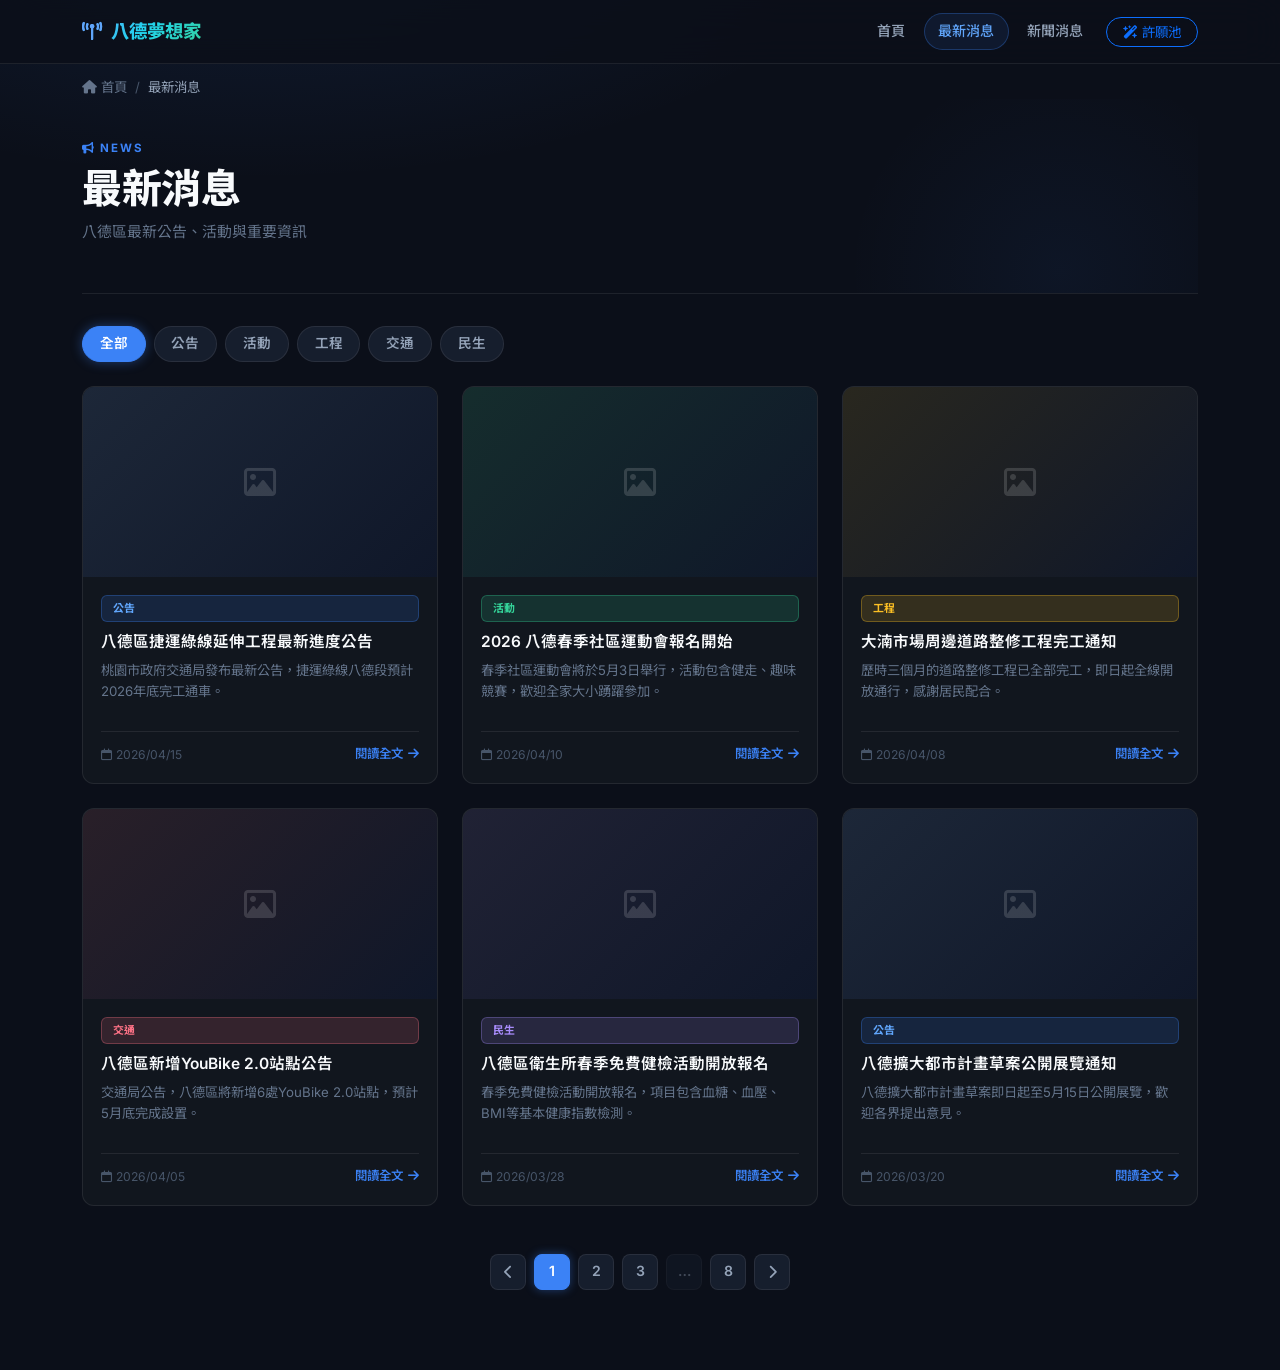
<file: mockups/02-News-List.html>
<!DOCTYPE html>
<html lang="zh-Hant" data-bs-theme="dark">
<head>
<meta charset="UTF-8"><meta name="viewport" content="width=device-width,initial-scale=1">
<title>最新消息 — 八德夢想家</title>
<link href="https://fonts.googleapis.com/css2?family=Noto+Sans+TC:wght@400;500;600;700;800&family=Inter:wght@400;500;600;700;800&display=swap" rel="stylesheet">
<link href="https://cdn.jsdelivr.net/npm/bootstrap@5.3.2/dist/css/bootstrap.min.css" rel="stylesheet">
<link href="https://cdnjs.cloudflare.com/ajax/libs/font-awesome/6.4.2/css/all.min.css" rel="stylesheet">
<script src="https://cdn.jsdelivr.net/npm/bootstrap@5.3.2/dist/js/bootstrap.bundle.min.js"></script>
<style>
:root{--bg:#0b0f19;--cb:rgba(22,27,34,.65);--bd:rgba(255,255,255,.08);--p:#3b82f6;--pd:#2563eb;--pl:#60a5fa;--pg:rgba(59,130,246,.4);--t1:#f8fafc;--t2:#94a3b8;--t3:#64748b;--t4:#475569;--r:8px;--rm:12px;--rl:16px;--f:"Inter","Noto Sans TC",-apple-system,sans-serif}
*,*::before,*::after{box-sizing:border-box}
body{background:var(--bg);background-image:radial-gradient(ellipse 80% 50% at 20% -10%,rgba(59,130,246,.12),transparent 60%);background-attachment:fixed;color:#e2e8f0;font-family:var(--f);font-size:16px;line-height:1.6;min-height:100vh;padding-bottom:80px;-webkit-font-smoothing:antialiased}
.navbar{background:rgba(11,15,25,.82)!important;backdrop-filter:blur(20px);border-bottom:1px solid var(--bd);padding:.75rem 0}
.navbar-brand{font-weight:800;font-size:1.15rem;background:linear-gradient(135deg,#60a5fa,#22d3ee,#34d399);-webkit-background-clip:text;-webkit-text-fill-color:transparent;background-clip:text;text-decoration:none;display:inline-flex;align-items:center;gap:8px}
.nlp{color:var(--t2);text-decoration:none;font-size:.88rem;font-weight:500;padding:.38rem .85rem;border-radius:999px;border:1px solid transparent;transition:all .15s;display:inline-flex;align-items:center;gap:.3rem}
.nlp:hover{color:var(--t1);background:rgba(255,255,255,.06)}
.nlp.on{color:var(--pl);background:rgba(59,130,246,.1);border-color:rgba(59,130,246,.3)}
.breadcrumb{background:transparent;padding:0;margin:0;font-size:.84rem}
.breadcrumb-item a{color:var(--t3);text-decoration:none;transition:color .15s}.breadcrumb-item a:hover{color:var(--pl)}
.breadcrumb-item.active{color:var(--t2)}.breadcrumb-item+.breadcrumb-item::before{color:var(--t4)}
.page-hd{padding:2.5rem 0 2rem;border-bottom:1px solid var(--bd);margin-bottom:2rem;position:relative;overflow:hidden}
.page-hd::before{content:'';position:absolute;top:-40%;right:-10%;width:500px;height:500px;background:radial-gradient(circle,rgba(59,130,246,.06),transparent 60%);pointer-events:none}
.ph-lbl{font-size:.72rem;font-weight:700;letter-spacing:2px;color:var(--p);text-transform:uppercase;margin-bottom:.5rem}
.ph-title{font-size:clamp(1.8rem,4vw,2.5rem);font-weight:800;color:var(--t1);letter-spacing:-.3px}
.ph-sub{color:var(--t3);font-size:.93rem;margin-top:.3rem}
.cat-tab{padding:.38rem 1.05rem;border-radius:999px;font-size:.85rem;font-weight:600;color:var(--t2);background:rgba(30,41,59,.6);border:1px solid var(--bd);cursor:pointer;transition:all .15s;font-family:var(--f)}
.cat-tab:hover{color:var(--t1);border-color:rgba(255,255,255,.2)}
.cat-tab.on{background:var(--p);border-color:var(--p);color:#fff;box-shadow:0 0 12px var(--pg)}
.nc{background:var(--cb);border:1px solid var(--bd);border-radius:var(--rm);overflow:hidden;display:flex;flex-direction:column;height:100%;transition:all .25s}
.nc:hover{transform:translateY(-5px);box-shadow:0 15px 40px rgba(0,0,0,.4),0 0 20px rgba(59,130,246,.2);border-color:rgba(59,130,246,.4)}
.nc-img{width:100%;height:190px;background:linear-gradient(135deg,rgba(30,41,59,.9),rgba(15,23,42,.9));display:flex;align-items:center;justify-content:center}
.nc-body{padding:1.15rem;display:flex;flex-direction:column;flex:1}
.cat-badge{display:inline-block;font-size:.68rem;font-weight:700;padding:.22rem .65rem;border-radius:6px;background:rgba(59,130,246,.15);color:var(--pl);border:1px solid rgba(59,130,246,.3);text-transform:uppercase;letter-spacing:.5px}
.nc-title{font-size:.97rem;font-weight:600;color:var(--t1);line-height:1.55;margin:.5rem 0 .4rem;display:-webkit-box;-webkit-line-clamp:2;-webkit-box-orient:vertical;overflow:hidden;text-decoration:none;transition:color .15s}
.nc-title:hover{color:var(--pl)}
.nc-sum{font-size:.83rem;color:var(--t3);line-height:1.6;display:-webkit-box;-webkit-line-clamp:2;-webkit-box-orient:vertical;overflow:hidden;flex:1}
.nc-foot{margin-top:.8rem;padding-top:.75rem;border-top:1px solid var(--bd);display:flex;align-items:center;justify-content:space-between}
.nc-date{font-size:.76rem;color:var(--t4)}
.nc-link{font-size:.78rem;color:var(--p);font-weight:600;text-decoration:none;display:inline-flex;align-items:center;gap:.3rem;transition:all .15s}
.nc-link:hover{color:var(--pl);gap:.5rem}
.pg-btn{min-width:36px;height:36px;display:flex;align-items:center;justify-content:center;border-radius:var(--r);font-size:.88rem;font-weight:600;background:rgba(30,41,59,.6);border:1px solid var(--bd);color:var(--t2);cursor:pointer;padding:0 .5rem;transition:all .15s;font-family:var(--f)}
.pg-btn:hover:not(:disabled):not(.on){background:rgba(59,130,246,.12);border-color:rgba(59,130,246,.35);color:var(--pl)}
.pg-btn.on{background:var(--p);border-color:var(--p);color:#fff;box-shadow:0 0 10px var(--pg)}
</style>
</head>
<body>
<nav class="navbar sticky-top">
  <div class="container">
    <a class="navbar-brand" href="01-Homepage.html"><i class="fa-solid fa-tower-broadcast" style="-webkit-text-fill-color:#60a5fa"></i>八德夢想家</a>
    <div class="d-flex align-items-center gap-1 flex-wrap">
      <a href="01-Homepage.html" class="nlp">首頁</a>
      <a href="#" class="nlp on">最新消息</a>
      <a href="04-News-Feed.html" class="nlp">新聞消息</a>
      <a href="05-Wish.html" class="btn btn-sm btn-outline-primary rounded-pill px-3 ms-1" style="font-size:.84rem"><i class="fa-solid fa-wand-magic-sparkles me-1"></i>許願池</a>
    </div>
  </div>
</nav>

<div class="container">
  <nav aria-label="breadcrumb" style="padding:.8rem 0 0">
    <ol class="breadcrumb mb-0"><li class="breadcrumb-item"><a href="01-Homepage.html"><i class="fa-solid fa-house me-1"></i>首頁</a></li><li class="breadcrumb-item active">最新消息</li></ol>
  </nav>

  <div class="page-hd">
    <div class="ph-lbl"><i class="fa-solid fa-bullhorn me-1"></i>NEWS</div>
    <h1 class="ph-title">最新消息</h1>
    <p class="ph-sub">八德區最新公告、活動與重要資訊</p>
  </div>

  <!-- §4.3.8 Category Filter -->
  <div id="cat-row" class="d-flex flex-wrap gap-2 mb-4">
    <button class="cat-tab on" onclick="setTab(this,'all')">全部</button>
    <button class="cat-tab" onclick="setTab(this,'公告')">公告</button>
    <button class="cat-tab" onclick="setTab(this,'活動')">活動</button>
    <button class="cat-tab" onclick="setTab(this,'工程')">工程</button>
    <button class="cat-tab" onclick="setTab(this,'交通')">交通</button>
    <button class="cat-tab" onclick="setTab(this,'民生')">民生</button>
  </div>

  <div class="row g-4 mb-5" id="news-grid">
    <!-- Row 1 -->
    <div class="col-md-6 col-lg-4">
      <div class="nc">
        <div class="nc-img"><i class="fa-regular fa-image" style="font-size:2rem;color:rgba(255,255,255,.15)"></i></div>
        <div class="nc-body"><span class="cat-badge">公告</span><a href="03-News-Detail.html" class="nc-title d-block">八德區捷運綠線延伸工程最新進度公告</a><p class="nc-sum">桃園市政府交通局發布最新公告，捷運綠線八德段預計2026年底完工通車。</p><div class="nc-foot"><span class="nc-date"><i class="fa-regular fa-calendar me-1"></i>2026/04/15</span><a href="03-News-Detail.html" class="nc-link">閱讀全文 <i class="fa-solid fa-arrow-right"></i></a></div></div>
      </div>
    </div>
    <div class="col-md-6 col-lg-4">
      <div class="nc">
        <div class="nc-img" style="background:linear-gradient(135deg,rgba(52,211,153,.12),rgba(15,23,42,.9))"><i class="fa-regular fa-image" style="font-size:2rem;color:rgba(255,255,255,.15)"></i></div>
        <div class="nc-body"><span class="cat-badge" style="background:rgba(52,211,153,.15);color:#34d399;border-color:rgba(52,211,153,.3)">活動</span><a href="#" class="nc-title d-block">2026 八德春季社區運動會報名開始</a><p class="nc-sum">春季社區運動會將於5月3日舉行，活動包含健走、趣味競賽，歡迎全家大小踴躍參加。</p><div class="nc-foot"><span class="nc-date"><i class="fa-regular fa-calendar me-1"></i>2026/04/10</span><a href="#" class="nc-link">閱讀全文 <i class="fa-solid fa-arrow-right"></i></a></div></div>
      </div>
    </div>
    <div class="col-md-6 col-lg-4">
      <div class="nc">
        <div class="nc-img" style="background:linear-gradient(135deg,rgba(251,191,36,.1),rgba(15,23,42,.9))"><i class="fa-regular fa-image" style="font-size:2rem;color:rgba(255,255,255,.15)"></i></div>
        <div class="nc-body"><span class="cat-badge" style="background:rgba(251,191,36,.15);color:#fbbf24;border-color:rgba(251,191,36,.3)">工程</span><a href="#" class="nc-title d-block">大湳市場周邊道路整修工程完工通知</a><p class="nc-sum">歷時三個月的道路整修工程已全部完工，即日起全線開放通行，感謝居民配合。</p><div class="nc-foot"><span class="nc-date"><i class="fa-regular fa-calendar me-1"></i>2026/04/08</span><a href="#" class="nc-link">閱讀全文 <i class="fa-solid fa-arrow-right"></i></a></div></div>
      </div>
    </div>
    <!-- Row 2 -->
    <div class="col-md-6 col-lg-4">
      <div class="nc">
        <div class="nc-img" style="background:linear-gradient(135deg,rgba(251,113,133,.1),rgba(15,23,42,.9))"><i class="fa-regular fa-image" style="font-size:2rem;color:rgba(255,255,255,.15)"></i></div>
        <div class="nc-body"><span class="cat-badge" style="background:rgba(251,113,133,.15);color:#fb7185;border-color:rgba(251,113,133,.3)">交通</span><a href="#" class="nc-title d-block">八德區新增YouBike 2.0站點公告</a><p class="nc-sum">交通局公告，八德區將新增6處YouBike 2.0站點，預計5月底完成設置。</p><div class="nc-foot"><span class="nc-date"><i class="fa-regular fa-calendar me-1"></i>2026/04/05</span><a href="#" class="nc-link">閱讀全文 <i class="fa-solid fa-arrow-right"></i></a></div></div>
      </div>
    </div>
    <div class="col-md-6 col-lg-4">
      <div class="nc">
        <div class="nc-img" style="background:linear-gradient(135deg,rgba(167,139,250,.1),rgba(15,23,42,.9))"><i class="fa-regular fa-image" style="font-size:2rem;color:rgba(255,255,255,.15)"></i></div>
        <div class="nc-body"><span class="cat-badge" style="background:rgba(167,139,250,.15);color:#a78bfa;border-color:rgba(167,139,250,.3)">民生</span><a href="#" class="nc-title d-block">八德區衛生所春季免費健檢活動開放報名</a><p class="nc-sum">春季免費健檢活動開放報名，項目包含血糖、血壓、BMI等基本健康指數檢測。</p><div class="nc-foot"><span class="nc-date"><i class="fa-regular fa-calendar me-1"></i>2026/03/28</span><a href="#" class="nc-link">閱讀全文 <i class="fa-solid fa-arrow-right"></i></a></div></div>
      </div>
    </div>
    <div class="col-md-6 col-lg-4">
      <div class="nc">
        <div class="nc-img"><i class="fa-regular fa-image" style="font-size:2rem;color:rgba(255,255,255,.15)"></i></div>
        <div class="nc-body"><span class="cat-badge">公告</span><a href="#" class="nc-title d-block">八德擴大都市計畫草案公開展覽通知</a><p class="nc-sum">八德擴大都市計畫草案即日起至5月15日公開展覽，歡迎各界提出意見。</p><div class="nc-foot"><span class="nc-date"><i class="fa-regular fa-calendar me-1"></i>2026/03/20</span><a href="#" class="nc-link">閱讀全文 <i class="fa-solid fa-arrow-right"></i></a></div></div>
      </div>
    </div>
  </div>

  <!-- Pagination -->
  <div class="d-flex justify-content-center mt-2">
    <div class="d-flex align-items-center gap-2">
      <button class="pg-btn" disabled><i class="fa-solid fa-chevron-left"></i></button>
      <button class="pg-btn on">1</button>
      <button class="pg-btn" onclick="this.className='pg-btn on';this.parentElement.querySelectorAll('.pg-btn').forEach(b=>{if(b!==this)b.classList.remove('on')})">2</button>
      <button class="pg-btn" onclick="this.className='pg-btn on';this.parentElement.querySelectorAll('.pg-btn').forEach(b=>{if(b!==this)b.classList.remove('on')})">3</button>
      <button class="pg-btn" style="opacity:.4;cursor:default">…</button>
      <button class="pg-btn">8</button>
      <button class="pg-btn"><i class="fa-solid fa-chevron-right"></i></button>
    </div>
  </div>
</div>

<script>
function setTab(el,cat){
  document.querySelectorAll('#cat-row .cat-tab').forEach(b=>b.classList.remove('on'));
  el.classList.add('on');
}
</script>
</body>
</html>
</file>
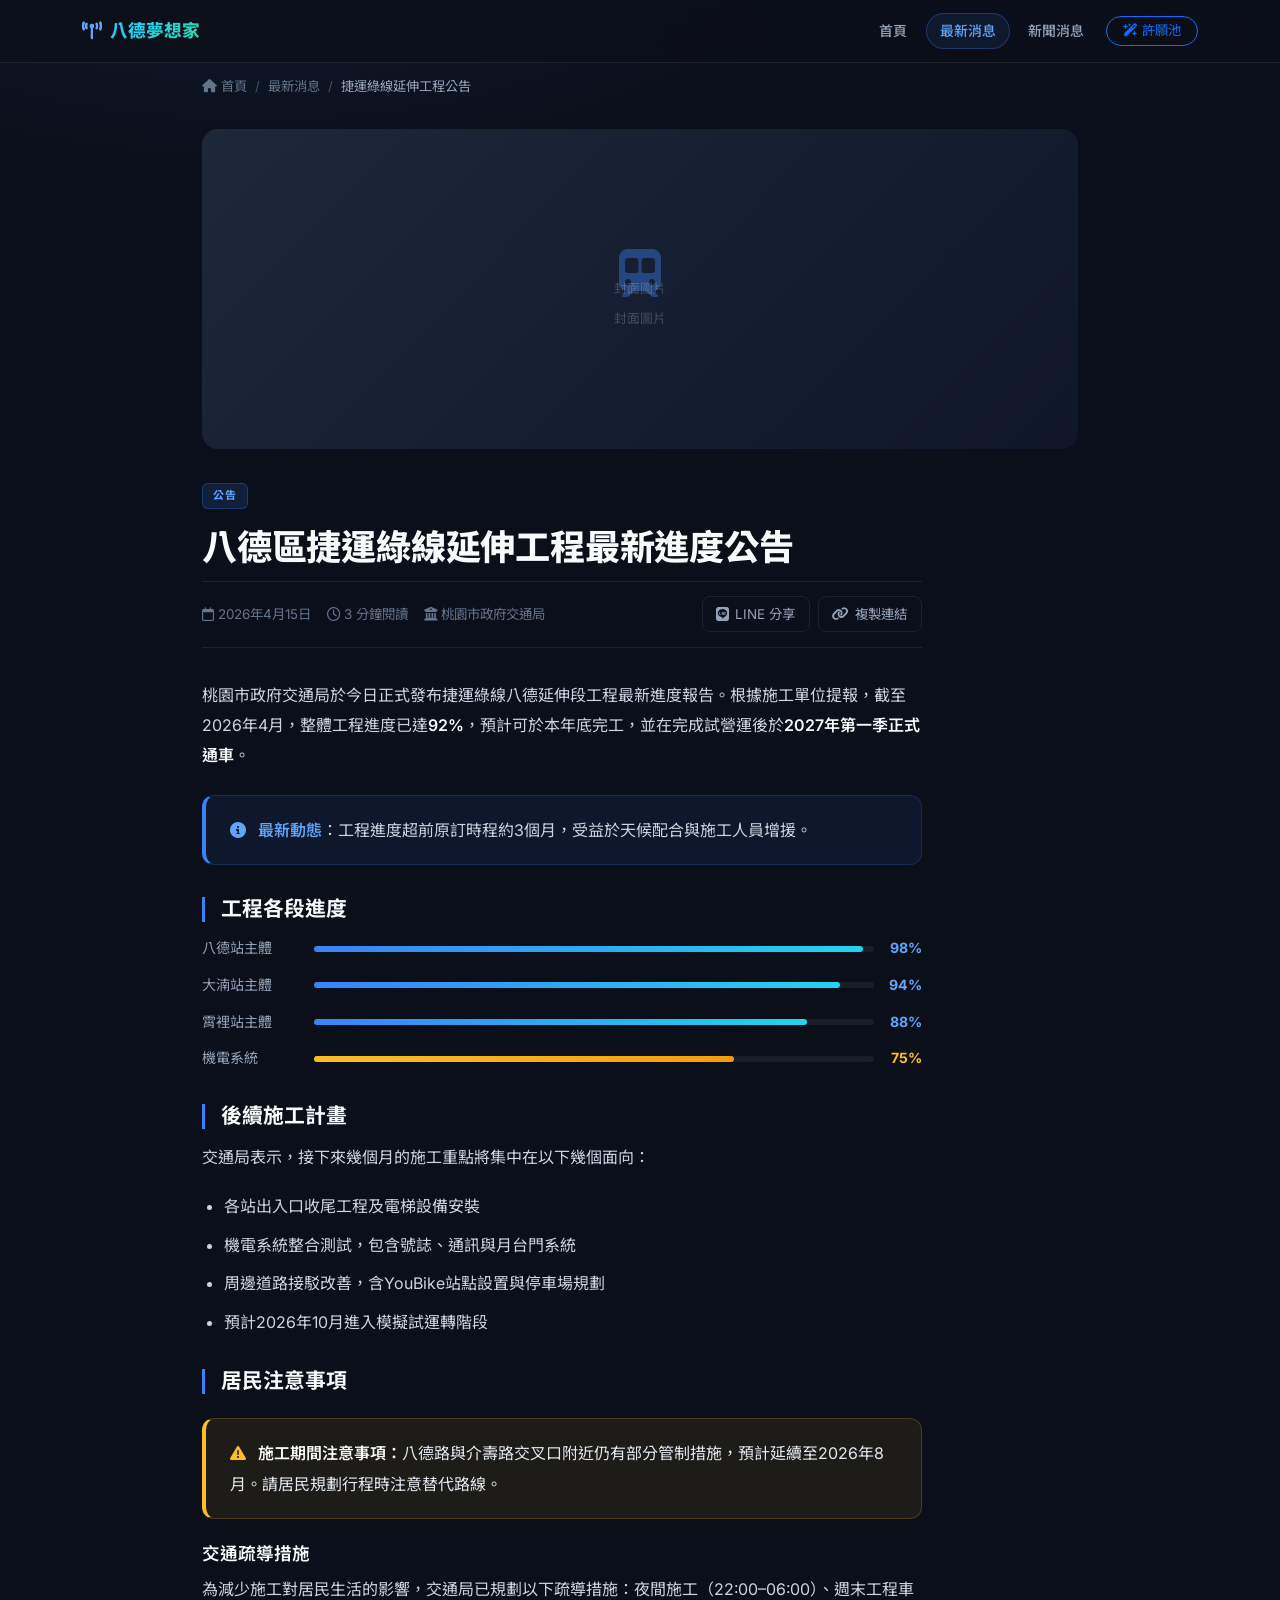
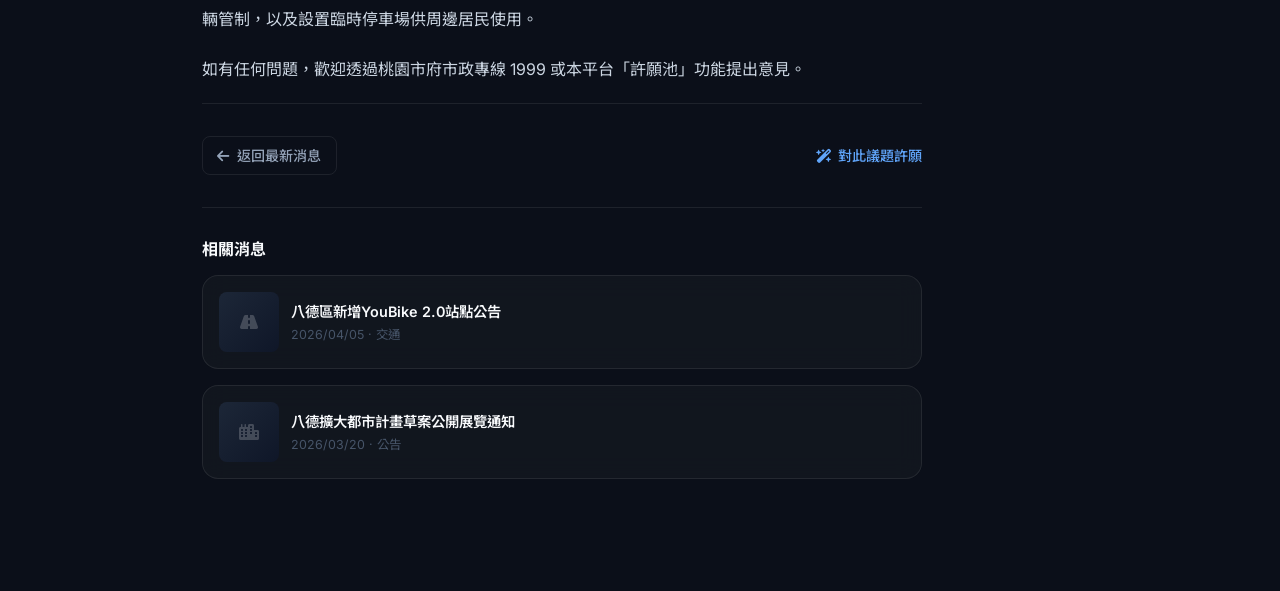
<file: mockups/03-News-Detail.html>
<!DOCTYPE html>
<html lang="zh-Hant" data-bs-theme="dark">
<head>
<meta charset="UTF-8"><meta name="viewport" content="width=device-width,initial-scale=1">
<title>八德區捷運綠線延伸工程最新進度公告 — 八德夢想家</title>
<link href="https://fonts.googleapis.com/css2?family=Noto+Sans+TC:wght@300;400;500;600;700;800&family=Inter:wght@400;500;600;700;800&display=swap" rel="stylesheet">
<link href="https://cdn.jsdelivr.net/npm/bootstrap@5.3.2/dist/css/bootstrap.min.css" rel="stylesheet">
<link href="https://cdnjs.cloudflare.com/ajax/libs/font-awesome/6.4.2/css/all.min.css" rel="stylesheet">
<script src="https://cdn.jsdelivr.net/npm/bootstrap@5.3.2/dist/js/bootstrap.bundle.min.js"></script>
<style>
:root{--bg:#0b0f19;--cb:rgba(22,27,34,.65);--bd:rgba(255,255,255,.08);--p:#3b82f6;--pl:#60a5fa;--t1:#f8fafc;--t2:#94a3b8;--t3:#64748b;--t4:#475569;--rl:16px;--f:"Inter","Noto Sans TC",-apple-system,sans-serif}
*,*::before,*::after{box-sizing:border-box}
body{background:var(--bg);background-image:radial-gradient(ellipse 80% 50% at 20% -10%,rgba(59,130,246,.1),transparent 60%);background-attachment:fixed;color:#e2e8f0;font-family:var(--f);font-size:16px;line-height:1.6;min-height:100vh;padding-bottom:80px;-webkit-font-smoothing:antialiased}
.navbar{background:rgba(11,15,25,.82)!important;backdrop-filter:blur(20px);border-bottom:1px solid var(--bd);padding:.75rem 0}
.navbar-brand{font-weight:800;font-size:1.1rem;background:linear-gradient(135deg,#60a5fa,#22d3ee,#34d399);-webkit-background-clip:text;-webkit-text-fill-color:transparent;background-clip:text;text-decoration:none;display:inline-flex;align-items:center;gap:8px}
.nlp{color:var(--t2);text-decoration:none;font-size:.87rem;font-weight:500;padding:.36rem .82rem;border-radius:999px;border:1px solid transparent;transition:all .15s}
.nlp:hover{color:var(--t1);background:rgba(255,255,255,.06)}
.nlp.on{color:var(--pl);background:rgba(59,130,246,.1);border-color:rgba(59,130,246,.3)}
.breadcrumb{background:transparent;padding:0;margin:0;font-size:.83rem}
.breadcrumb-item a{color:var(--t3);text-decoration:none;transition:color .15s}.breadcrumb-item a:hover{color:var(--pl)}
.breadcrumb-item.active{color:var(--t2)}.breadcrumb-item+.breadcrumb-item::before{color:var(--t4)}
.gc{background:var(--cb);backdrop-filter:blur(12px);border:1px solid var(--bd);border-radius:var(--rl)}
/* Article */
.art-cover{width:100%;height:320px;background:linear-gradient(135deg,rgba(30,41,59,.95),rgba(15,23,42,.95));display:flex;align-items:center;justify-content:center;border-radius:var(--rl);overflow:hidden;margin-bottom:2rem;position:relative}
.art-cover::after{content:'封面圖片';position:absolute;font-size:.8rem;color:rgba(255,255,255,.2);font-family:var(--f)}
.cat-badge{display:inline-block;font-size:.68rem;font-weight:700;padding:.22rem .65rem;border-radius:6px;background:rgba(59,130,246,.15);color:var(--pl);border:1px solid rgba(59,130,246,.3);text-transform:uppercase;letter-spacing:.5px}
.art-title{font-size:clamp(1.5rem,3vw,2.2rem);font-weight:800;color:var(--t1);line-height:1.25;letter-spacing:-.2px;margin:1rem 0 .75rem}
.art-meta{display:flex;align-items:center;flex-wrap:wrap;gap:16px;font-size:.84rem;color:var(--t3);padding:.9rem 0;border-top:1px solid var(--bd);border-bottom:1px solid var(--bd);margin-bottom:2rem}
.art-body{font-size:1rem;line-height:1.9;color:#cbd5e1;max-width:720px}
.art-body p{margin-bottom:1.2rem}
.art-body h2{font-size:1.3rem;font-weight:700;color:var(--t1);margin:2rem 0 .8rem;padding-left:1rem;border-left:3px solid var(--p)}
.art-body h3{font-size:1.1rem;font-weight:600;color:var(--t1);margin:1.5rem 0 .6rem}
.art-body ul{padding-left:1.4rem;margin-bottom:1.2rem}
.art-body ul li{margin-bottom:.5rem}
.art-body strong{color:var(--t1);font-weight:600}
.art-body .highlight-box{background:rgba(59,130,246,.08);border:1px solid rgba(59,130,246,.2);border-radius:12px;padding:1.2rem 1.5rem;margin:1.5rem 0;border-left:4px solid var(--p)}
.art-body .warn-box{background:rgba(251,191,36,.08);border:1px solid rgba(251,191,36,.2);border-radius:12px;padding:1.2rem 1.5rem;margin:1.5rem 0;border-left:4px solid #fbbf24;color:#e2e8f0}
.progress-row{display:grid;grid-template-columns:auto 1fr auto;gap:12px;align-items:center;margin-bottom:10px}
.progress-bar-bg{height:6px;background:rgba(255,255,255,.06);border-radius:3px}
.progress-fill{height:6px;border-radius:3px}
.btn-back{display:inline-flex;align-items:center;gap:8px;color:var(--t2);text-decoration:none;font-size:.88rem;font-weight:500;padding:.45rem .9rem;border-radius:8px;border:1px solid var(--bd);transition:all .15s;font-family:var(--f)}
.btn-back:hover{color:var(--t1);border-color:rgba(255,255,255,.22);background:rgba(255,255,255,.04)}
.share-btn{display:inline-flex;align-items:center;gap:6px;color:var(--t2);background:transparent;border:1px solid var(--bd);padding:.38rem .85rem;border-radius:8px;font-size:.84rem;cursor:pointer;transition:all .15s;font-family:var(--f)}
.share-btn:hover{color:var(--t1);border-color:rgba(255,255,255,.2)}
</style>
</head>
<body>
<nav class="navbar sticky-top">
  <div class="container">
    <a class="navbar-brand" href="01-Homepage.html"><i class="fa-solid fa-tower-broadcast" style="-webkit-text-fill-color:#60a5fa"></i>八德夢想家</a>
    <div class="d-flex align-items-center gap-1">
      <a href="01-Homepage.html" class="nlp">首頁</a>
      <a href="02-News-List.html" class="nlp on">最新消息</a>
      <a href="04-News-Feed.html" class="nlp">新聞消息</a>
      <a href="05-Wish.html" class="btn btn-sm btn-outline-primary rounded-pill px-3 ms-1" style="font-size:.83rem"><i class="fa-solid fa-wand-magic-sparkles me-1"></i>許願池</a>
    </div>
  </div>
</nav>

<div class="container" style="max-width:900px">
  <nav aria-label="breadcrumb" style="padding:.8rem 0 0">
    <ol class="breadcrumb mb-0">
      <li class="breadcrumb-item"><a href="01-Homepage.html"><i class="fa-solid fa-house me-1"></i>首頁</a></li>
      <li class="breadcrumb-item"><a href="02-News-List.html">最新消息</a></li>
      <li class="breadcrumb-item active">捷運綠線延伸工程公告</li>
    </ol>
  </nav>

  <div style="padding:2rem 0">
    <!-- Cover -->
    <div class="art-cover">
      <div style="text-align:center">
        <i class="fa-solid fa-train-subway" style="font-size:3rem;color:rgba(59,130,246,.4);display:block;margin-bottom:12px"></i>
        <div style="font-size:.8rem;color:rgba(255,255,255,.2)">封面圖片</div>
      </div>
    </div>

    <!-- Meta -->
    <div style="max-width:720px">
      <span class="cat-badge">公告</span>
      <h1 class="art-title">八德區捷運綠線延伸工程最新進度公告</h1>
      <div class="art-meta">
        <span><i class="fa-regular fa-calendar me-1"></i>2026年4月15日</span>
        <span><i class="fa-regular fa-clock me-1"></i>3 分鐘閱讀</span>
        <span><i class="fa-solid fa-building-columns me-1"></i>桃園市政府交通局</span>
        <div style="margin-left:auto;display:flex;gap:8px">
          <button class="share-btn"><i class="fa-brands fa-line"></i>LINE 分享</button>
          <button class="share-btn"><i class="fa-solid fa-link"></i>複製連結</button>
        </div>
      </div>

      <!-- Article body -->
      <article class="art-body">
        <p>桃園市政府交通局於今日正式發布捷運綠線八德延伸段工程最新進度報告。根據施工單位提報，截至2026年4月，整體工程進度已達<strong>92%</strong>，預計可於本年底完工，並在完成試營運後於<strong>2027年第一季正式通車</strong>。</p>

        <div class="highlight-box">
          <i class="fa-solid fa-circle-info" style="color:var(--pl);margin-right:8px"></i>
          <strong style="color:var(--pl)">最新動態</strong>：工程進度超前原訂時程約3個月，受益於天候配合與施工人員增援。
        </div>

        <h2>工程各段進度</h2>

        <div style="margin-bottom:1.5rem">
          <div class="progress-row">
            <span style="font-size:.88rem;color:var(--t2);width:100px">八德站主體</span>
            <div class="progress-bar-bg"><div class="progress-fill" style="background:linear-gradient(90deg,#3b82f6,#22d3ee);width:98%"></div></div>
            <span style="font-size:.88rem;color:#60a5fa;font-weight:700;width:36px;text-align:right">98%</span>
          </div>
          <div class="progress-row">
            <span style="font-size:.88rem;color:var(--t2);width:100px">大湳站主體</span>
            <div class="progress-bar-bg"><div class="progress-fill" style="background:linear-gradient(90deg,#3b82f6,#22d3ee);width:94%"></div></div>
            <span style="font-size:.88rem;color:#60a5fa;font-weight:700;width:36px;text-align:right">94%</span>
          </div>
          <div class="progress-row">
            <span style="font-size:.88rem;color:var(--t2);width:100px">霄裡站主體</span>
            <div class="progress-bar-bg"><div class="progress-fill" style="background:linear-gradient(90deg,#3b82f6,#22d3ee);width:88%"></div></div>
            <span style="font-size:.88rem;color:#60a5fa;font-weight:700;width:36px;text-align:right">88%</span>
          </div>
          <div class="progress-row">
            <span style="font-size:.88rem;color:var(--t2);width:100px">機電系統</span>
            <div class="progress-bar-bg"><div class="progress-fill" style="background:linear-gradient(90deg,#fbbf24,#f59e0b);width:75%"></div></div>
            <span style="font-size:.88rem;color:#fbbf24;font-weight:700;width:36px;text-align:right">75%</span>
          </div>
        </div>

        <h2>後續施工計畫</h2>
        <p>交通局表示，接下來幾個月的施工重點將集中在以下幾個面向：</p>
        <ul>
          <li>各站出入口收尾工程及電梯設備安裝</li>
          <li>機電系統整合測試，包含號誌、通訊與月台門系統</li>
          <li>周邊道路接駁改善，含YouBike站點設置與停車場規劃</li>
          <li>預計2026年10月進入模擬試運轉階段</li>
        </ul>

        <h2>居民注意事項</h2>
        <div class="warn-box">
          <i class="fa-solid fa-triangle-exclamation" style="color:#fbbf24;margin-right:8px"></i>
          <strong>施工期間注意事項：</strong>八德路與介壽路交叉口附近仍有部分管制措施，預計延續至2026年8月。請居民規劃行程時注意替代路線。
        </div>

        <h3>交通疏導措施</h3>
        <p>為減少施工對居民生活的影響，交通局已規劃以下疏導措施：夜間施工（22:00–06:00）、週末工程車輛管制，以及設置臨時停車場供周邊居民使用。</p>

        <p>如有任何問題，歡迎透過桃園市府市政專線 1999 或本平台「許願池」功能提出意見。</p>
      </article>

      <!-- Footer actions -->
      <div style="padding:2rem 0;border-top:1px solid var(--bd);display:flex;align-items:center;justify-content:space-between;flex-wrap:wrap;gap:12px">
        <a href="02-News-List.html" class="btn-back"><i class="fa-solid fa-arrow-left"></i>返回最新消息</a>
        <div style="display:flex;gap:8px">
          <a href="05-Wish.html" style="display:inline-flex;align-items:center;gap:6px;color:var(--pl);text-decoration:none;font-size:.88rem;font-weight:500"><i class="fa-solid fa-wand-magic-sparkles"></i>對此議題許願</a>
        </div>
      </div>

      <!-- Related -->
      <div style="padding-top:2rem;border-top:1px solid var(--bd)">
        <h3 style="font-size:1rem;font-weight:700;color:var(--t1);margin-bottom:1rem">相關消息</h3>
        <div class="d-flex flex-column gap-3">
          <div class="gc" style="padding:1rem;display:flex;align-items:center;gap:12px;cursor:pointer;transition:border-color .15s" onmouseover="this.style.borderColor='rgba(59,130,246,.35)'" onmouseout="this.style.borderColor='rgba(255,255,255,.08)'">
            <div style="width:60px;height:60px;background:linear-gradient(135deg,rgba(30,41,59,.9),rgba(15,23,42,.9));border-radius:8px;flex-shrink:0;display:flex;align-items:center;justify-content:center"><i class="fa-solid fa-road" style="color:rgba(255,255,255,.2)"></i></div>
            <div><div style="font-size:.9rem;font-weight:600;color:var(--t1);margin-bottom:2px">八德區新增YouBike 2.0站點公告</div><div style="font-size:.78rem;color:var(--t4)">2026/04/05 · 交通</div></div>
          </div>
          <div class="gc" style="padding:1rem;display:flex;align-items:center;gap:12px;cursor:pointer;transition:border-color .15s" onmouseover="this.style.borderColor='rgba(59,130,246,.35)'" onmouseout="this.style.borderColor='rgba(255,255,255,.08)'">
            <div style="width:60px;height:60px;background:linear-gradient(135deg,rgba(30,41,59,.9),rgba(15,23,42,.9));border-radius:8px;flex-shrink:0;display:flex;align-items:center;justify-content:center"><i class="fa-solid fa-city" style="color:rgba(255,255,255,.2)"></i></div>
            <div><div style="font-size:.9rem;font-weight:600;color:var(--t1);margin-bottom:2px">八德擴大都市計畫草案公開展覽通知</div><div style="font-size:.78rem;color:var(--t4)">2026/03/20 · 公告</div></div>
          </div>
        </div>
      </div>
    </div>
  </div>
</div>
</body>
</html>
</file>
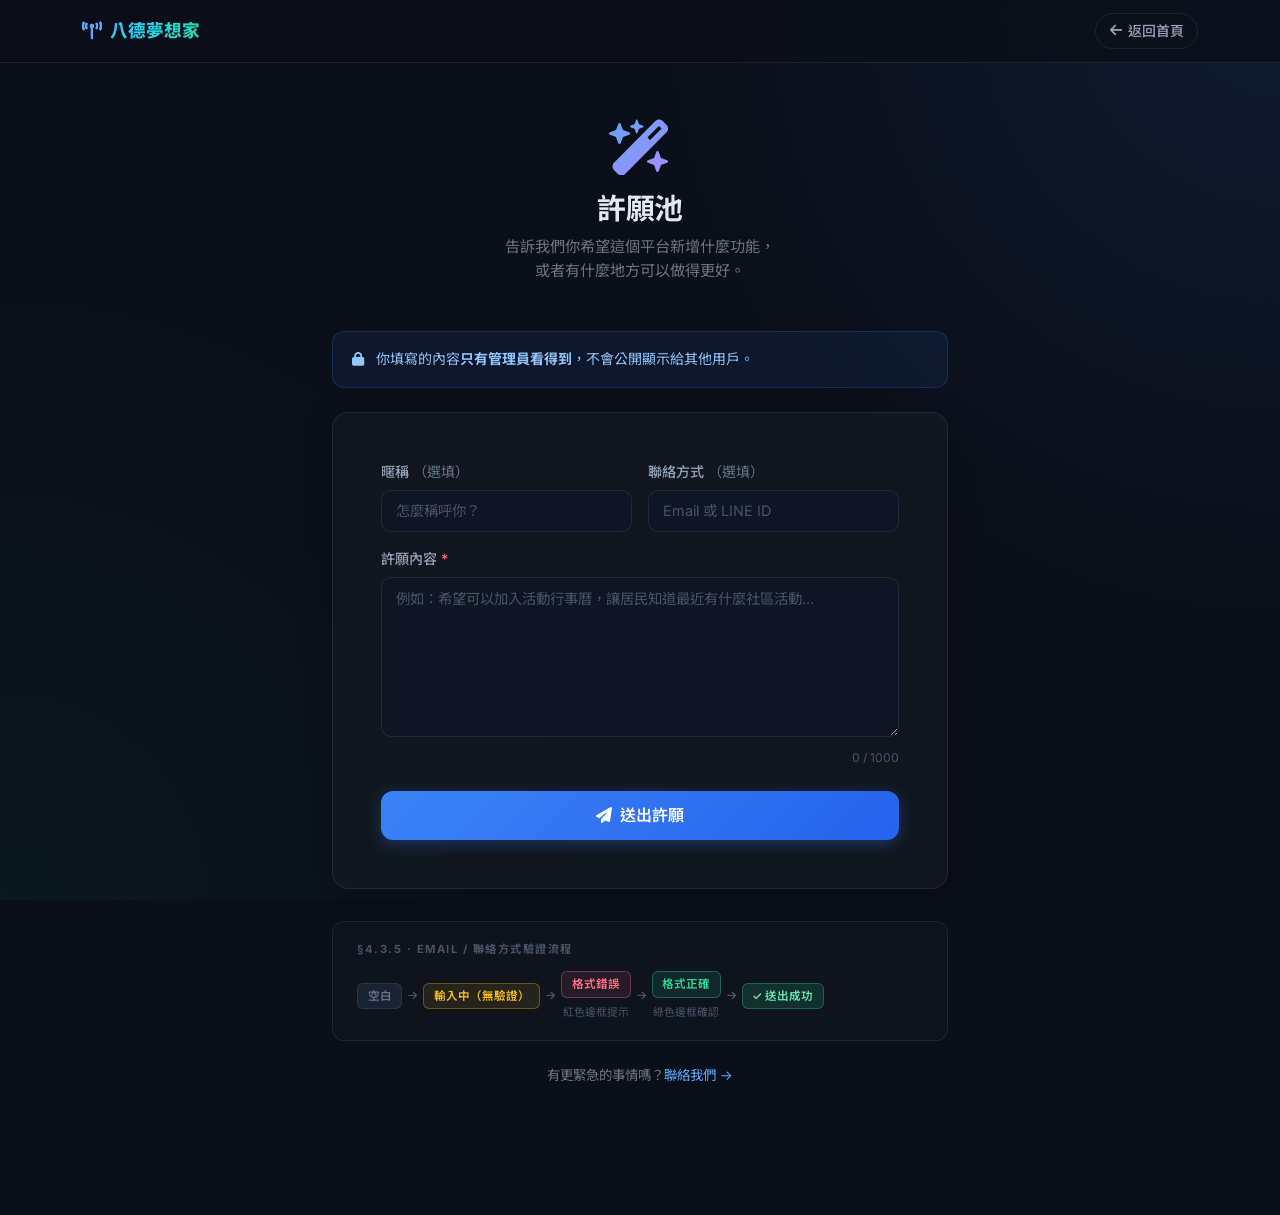
<file: mockups/05-Wish.html>
<!DOCTYPE html>
<html lang="zh-Hant" data-bs-theme="dark">
<head>
<meta charset="UTF-8"><meta name="viewport" content="width=device-width,initial-scale=1">
<title>許願池 — 八德夢想家</title>
<link href="https://fonts.googleapis.com/css2?family=Noto+Sans+TC:wght@400;500;600;700;800&family=Inter:wght@400;500;600;700;800&display=swap" rel="stylesheet">
<link href="https://cdn.jsdelivr.net/npm/bootstrap@5.3.2/dist/css/bootstrap.min.css" rel="stylesheet">
<link href="https://cdnjs.cloudflare.com/ajax/libs/font-awesome/6.4.2/css/all.min.css" rel="stylesheet">
<script src="https://cdn.jsdelivr.net/npm/bootstrap@5.3.2/dist/js/bootstrap.bundle.min.js"></script>
<style>
:root{--bg:#0b0f19;--cb:rgba(22,27,34,.65);--bd:rgba(255,255,255,.08);--p:#3b82f6;--pd:#2563eb;--pl:#60a5fa;--pg:rgba(59,130,246,.4);--gn:#34d399;--ro:#fb7185;--yw:#fbbf24;--t1:#f8fafc;--t2:#94a3b8;--t3:#64748b;--t4:#475569;--r:10px;--rl:16px;--f:"Inter","Noto Sans TC",-apple-system,sans-serif}
*,*::before,*::after{box-sizing:border-box}
body{background:var(--bg);background-image:radial-gradient(circle at top right,rgba(59,130,246,.1),transparent 40%),radial-gradient(circle at bottom left,rgba(16,185,129,.05),transparent 40%);background-attachment:fixed;color:#e2e8f0;font-family:var(--f);font-size:16px;line-height:1.6;min-height:100vh;padding-bottom:80px;-webkit-font-smoothing:antialiased}
.navbar{background:rgba(11,15,25,.82)!important;backdrop-filter:blur(20px);border-bottom:1px solid var(--bd);padding:.75rem 0}
.navbar-brand{font-weight:800;font-size:1.1rem;background:linear-gradient(135deg,#60a5fa,#22d3ee,#34d399);-webkit-background-clip:text;-webkit-text-fill-color:transparent;background-clip:text;text-decoration:none;display:inline-flex;align-items:center;gap:8px}
.btn-back{color:var(--t2);text-decoration:none;font-size:.87rem;font-weight:500;padding:.36rem .82rem;border-radius:999px;border:1px solid var(--bd);transition:all .15s;display:inline-flex;align-items:center;gap:.4rem}
.btn-back:hover{color:var(--t1);border-color:rgba(255,255,255,.22);background:rgba(255,255,255,.04)}
.gc{background:var(--cb);backdrop-filter:blur(12px);border:1px solid var(--bd);border-radius:var(--rl);box-shadow:0 8px 32px rgba(0,0,0,.2)}
/* Form */
.form-ctrl{width:100%;background:rgba(15,23,42,.6);border:1px solid var(--bd);color:#e2e8f0;border-radius:var(--r);padding:.55rem .9rem;font-size:.9rem;outline:none;transition:all .2s;font-family:var(--f)}
.form-ctrl:focus{background:rgba(15,23,42,.88);border-color:var(--p);box-shadow:0 0 0 3px rgba(59,130,246,.2);color:#fff}
.form-ctrl::placeholder{color:var(--t4)}
.form-ctrl.err{border-color:rgba(251,113,133,.55);box-shadow:0 0 0 3px rgba(251,113,133,.12)}
.form-ctrl.ok{border-color:rgba(52,211,153,.5);box-shadow:0 0 0 3px rgba(52,211,153,.1)}
textarea.form-ctrl{resize:vertical;min-height:160px}
.flabel{display:block;font-size:.88rem;color:var(--t2);font-weight:500;margin-bottom:.4rem}
.fhint{font-size:.78rem;margin-top:4px}
/* Btn submit */
.btn-sub{background:linear-gradient(135deg,#3b82f6,#2563eb);border:none;border-radius:12px;padding:.72rem 2.5rem;font-weight:600;font-size:1rem;color:#fff;cursor:pointer;display:flex;align-items:center;justify-content:center;gap:8px;box-shadow:0 4px 16px rgba(59,130,246,.3);transition:all .2s;font-family:var(--f);width:100%}
.btn-sub:hover:not(:disabled){transform:translateY(-2px);box-shadow:0 6px 22px rgba(59,130,246,.45)}
.btn-sub:disabled{opacity:.6;cursor:not-allowed;transform:none}
/* Notice box */
.notice{background:rgba(59,130,246,.08);border:1px solid rgba(59,130,246,.2);border-radius:12px;padding:1rem 1.2rem;font-size:.875rem;color:#93c5fd;margin-bottom:1.5rem}
/* Char count */
.cc{font-size:.76rem;color:var(--t4);text-align:right;margin-top:3px;transition:color .2s}
.cc.w{color:var(--yw)}.cc.d{color:var(--ro)}
/* Result box */
.rb{display:none;padding:1rem;border-radius:12px;text-align:center;font-weight:500;margin-bottom:1rem;font-size:.9rem}
/* Email validation flow visual */
.ev-step{display:flex;flex-direction:column;align-items:center;gap:4px}
.ev-pill{font-size:.72rem;font-weight:600;padding:.2rem .6rem;border-radius:6px;white-space:nowrap}
</style>
</head>
<body>
<nav class="navbar sticky-top">
  <div class="container">
    <a class="navbar-brand" href="01-Homepage.html"><i class="fa-solid fa-tower-broadcast" style="-webkit-text-fill-color:#60a5fa"></i>八德夢想家</a>
    <a href="01-Homepage.html" class="btn-back"><i class="fa-solid fa-arrow-left"></i>返回首頁</a>
  </div>
</nav>

<div class="container mt-5 pt-2" style="max-width:640px">

  <!-- Hero -->
  <div class="text-center mb-5">
    <div style="font-size:3.5rem;line-height:1;margin-bottom:1rem">
      <i class="fa-solid fa-wand-magic-sparkles" style="background:linear-gradient(135deg,#60a5fa,#a78bfa);-webkit-background-clip:text;-webkit-text-fill-color:transparent;background-clip:text"></i>
    </div>
    <h2 class="fw-bold mb-2" style="font-size:1.8rem;letter-spacing:-.2px">許願池</h2>
    <p class="text-secondary" style="font-size:.95rem">告訴我們你希望這個平台新增什麼功能，<br>或者有什麼地方可以做得更好。</p>
  </div>

  <!-- Notice -->
  <div class="notice">
    <i class="fa-solid fa-lock me-2"></i>
    你填寫的內容<strong>只有管理員看得到</strong>，不會公開顯示給其他用戶。
  </div>

  <!-- Result box (success state preview) -->
  <div id="rb-ok" class="rb" style="background:rgba(16,185,129,.1);border:1px solid rgba(16,185,129,.3);color:#6ee7b7">
    <i class="fa-solid fa-circle-check me-2"></i>許願已送出！感謝你的回饋，我們會認真考慮。
  </div>
  <div id="rb-err" class="rb" style="background:rgba(239,68,68,.1);border:1px solid rgba(239,68,68,.3);color:#fca5a5">
    <i class="fa-solid fa-triangle-exclamation me-2"></i>送出失敗，請稍後再試。
  </div>

  <!-- §4.3.5 Wish Form + Email Validation -->
  <div class="gc p-4 p-md-5">
    <form id="wish-form" novalidate onsubmit="submitWish(event)">

      <div class="row g-3 mb-3">
        <div class="col-md-6">
          <label class="flabel">暱稱 <span style="color:var(--t3);font-weight:400">（選填）</span></label>
          <input type="text" id="name" class="form-ctrl" placeholder="怎麼稱呼你？" maxlength="50">
        </div>
        <div class="col-md-6">
          <label class="flabel">聯絡方式 <span style="color:var(--t3);font-weight:400">（選填）</span></label>
          <input type="text" id="contact" class="form-ctrl" placeholder="Email 或 LINE ID" maxlength="100" oninput="validateContact(this)">
          <div id="contact-hint" class="fhint" style="display:none"></div>
        </div>
      </div>

      <div class="mb-4">
        <label class="flabel">許願內容 <span style="color:var(--ro)">*</span></label>
        <textarea id="content" class="form-ctrl" placeholder="例如：希望可以加入活動行事曆，讓居民知道最近有什麼社區活動..." maxlength="1000" oninput="updCC(this)"></textarea>
        <div class="cc" id="cc">0 / 1000</div>
        <div id="content-err" style="display:none;font-size:.78rem;color:var(--ro);margin-top:3px"><i class="fa-solid fa-circle-exclamation me-1"></i>請填寫許願內容</div>
      </div>

      <button type="submit" class="btn-sub" id="btn-sub">
        <i class="fa-solid fa-paper-plane"></i>送出許願
      </button>

    </form>
  </div>

  <!-- Email validation flow diagram -->
  <div style="margin-top:2rem;padding:1.2rem 1.5rem;background:rgba(22,27,34,.4);border:1px solid var(--bd);border-radius:12px">
    <div style="font-size:.7rem;font-weight:700;letter-spacing:1.5px;text-transform:uppercase;color:var(--t4);margin-bottom:12px">§4.3.5 · Email / 聯絡方式驗證流程</div>
    <div style="display:flex;align-items:center;gap:6px;flex-wrap:wrap">
      <div class="ev-step"><div class="ev-pill" style="background:rgba(30,41,59,.8);color:var(--t3);border:1px solid var(--bd)">空白</div></div>
      <i class="fa-solid fa-arrow-right" style="font-size:.65rem;color:var(--t4)"></i>
      <div class="ev-step"><div class="ev-pill" style="background:rgba(251,191,36,.1);color:#fbbf24;border:1px solid rgba(251,191,36,.3)">輸入中（無驗證）</div></div>
      <i class="fa-solid fa-arrow-right" style="font-size:.65rem;color:var(--t4)"></i>
      <div class="ev-step"><div class="ev-pill" style="background:rgba(251,113,133,.1);color:#fb7185;border:1px solid rgba(251,113,133,.35)">格式錯誤</div><div style="font-size:.68rem;color:var(--t4);margin-top:2px">紅色邊框提示</div></div>
      <i class="fa-solid fa-arrow-right" style="font-size:.65rem;color:var(--t4)"></i>
      <div class="ev-step"><div class="ev-pill" style="background:rgba(52,211,153,.1);color:#34d399;border:1px solid rgba(52,211,153,.35)">格式正確</div><div style="font-size:.68rem;color:var(--t4);margin-top:2px">綠色邊框確認</div></div>
      <i class="fa-solid fa-arrow-right" style="font-size:.65rem;color:var(--t4)"></i>
      <div class="ev-step"><div class="ev-pill" style="background:rgba(52,211,153,.15);color:#6ee7b7;border:1px solid rgba(52,211,153,.3)">✓ 送出成功</div></div>
    </div>
  </div>

  <!-- Tips -->
  <div style="margin-top:1.5rem;text-align:center;padding-bottom:2rem">
    <p class="text-secondary" style="font-size:.84rem">有更緊急的事情嗎？<a href="#" style="color:var(--pl);text-decoration:none">聯絡我們 →</a></p>
  </div>

</div>

<script>
function updCC(el){
  const n=el.value.length,c=document.getElementById('cc');
  c.textContent=n+' / 1000';
  c.className='cc'+(n>900?' d':n>700?' w':'');
}

function validateContact(el){
  const v=el.value.trim();
  const hint=document.getElementById('contact-hint');
  if(!v){el.className='form-ctrl';hint.style.display='none';return}
  const isEmail=/^[^\s@]+@[^\s@]+\.[^\s@]+$/.test(v);
  const isLine=v.length>=3;
  if(v.includes('@')&&!isEmail){
    el.className='form-ctrl err';
    hint.style.display='block';
    hint.innerHTML='<span style="color:var(--ro)"><i class="fa-solid fa-circle-exclamation me-1"></i>請輸入有效的 Email 地址</span>';
  } else if(isEmail||(!v.includes('@')&&isLine)){
    el.className='form-ctrl ok';
    hint.style.display='block';
    hint.innerHTML='<span style="color:#34d399"><i class="fa-solid fa-circle-check me-1"></i>格式正確</span>';
  } else {
    el.className='form-ctrl';hint.style.display='none';
  }
}

function submitWish(e){
  e.preventDefault();
  const content=document.getElementById('content').value.trim();
  const btn=document.getElementById('btn-sub');
  document.getElementById('content-err').style.display='none';
  document.getElementById('rb-ok').style.display='none';
  document.getElementById('rb-err').style.display='none';

  if(!content){
    document.getElementById('content').classList.add('err');
    document.getElementById('content-err').style.display='block';
    document.getElementById('content').focus();
    return;
  }
  document.getElementById('content').classList.remove('err');

  btn.disabled=true;
  btn.innerHTML='<span class="spinner-border spinner-border-sm me-2"></span>送出中...';

  // Simulate API call
  setTimeout(()=>{
    btn.disabled=false;
    btn.innerHTML='<i class="fa-solid fa-paper-plane"></i>送出許願';
    document.getElementById('rb-ok').style.display='block';
    document.getElementById('wish-form').reset();
    document.getElementById('cc').textContent='0 / 1000';
    document.getElementById('cc').className='cc';
    document.getElementById('contact').className='form-ctrl';
    document.getElementById('contact-hint').style.display='none';
    window.scrollTo({top:0,behavior:'smooth'});
  },1400);
}
</script>
</body>
</html>
</file>
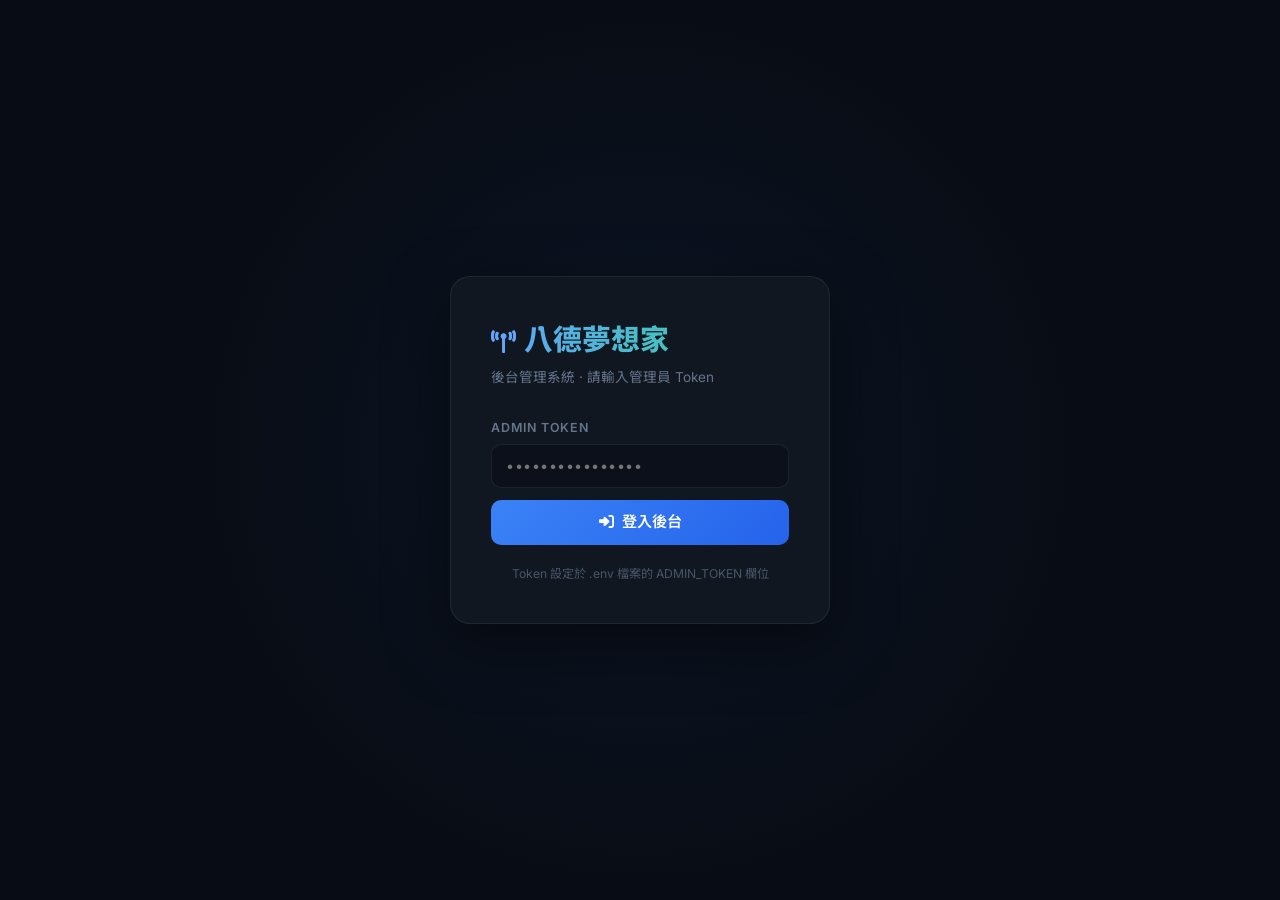
<file: mockups/06-Admin.html>
<!DOCTYPE html>
<html lang="zh-Hant" data-bs-theme="dark">
<head>
<meta charset="UTF-8"><meta name="viewport" content="width=device-width,initial-scale=1">
<title>後台管理 — 八德夢想家</title>
<link href="https://fonts.googleapis.com/css2?family=Noto+Sans+TC:wght@400;500;600;700;800&family=Inter:wght@400;500;600;700;800&display=swap" rel="stylesheet">
<link href="https://cdn.jsdelivr.net/npm/bootstrap@5.3.2/dist/css/bootstrap.min.css" rel="stylesheet">
<link href="https://cdnjs.cloudflare.com/ajax/libs/font-awesome/6.4.2/css/all.min.css" rel="stylesheet">
<script src="https://cdn.jsdelivr.net/npm/bootstrap@5.3.2/dist/js/bootstrap.bundle.min.js"></script>
<style>
:root{--bg:#080c14;--s1:#0d1117;--s2:rgba(18,24,32,.9);--bd:rgba(255,255,255,.07);--p:#3b82f6;--pl:#60a5fa;--pg:rgba(59,130,246,.35);--gn:#34d399;--ro:#fb7185;--yw:#fbbf24;--t1:#f8fafc;--t2:#94a3b8;--t3:#64748b;--t4:#475569;--f:"Inter","Noto Sans TC",-apple-system,sans-serif}
*,*::before,*::after{box-sizing:border-box}
body{background:var(--bg);color:#e2e8f0;font-family:var(--f);font-size:14px;line-height:1.6;margin:0;min-height:100vh;-webkit-font-smoothing:antialiased}

/* ── Login Screen ── */
#login{position:fixed;inset:0;z-index:200;display:flex;align-items:center;justify-content:center;background:var(--bg);background-image:radial-gradient(circle at center,rgba(59,130,246,.08),transparent 60%)}
.login-card{background:rgba(18,24,32,.97);border:1px solid var(--bd);border-radius:20px;padding:2.5rem;width:100%;max-width:380px;box-shadow:0 20px 60px rgba(0,0,0,.5)}
.login-logo{font-size:1.8rem;font-weight:800;background:linear-gradient(90deg,#60a5fa,#34d399);-webkit-background-clip:text;-webkit-text-fill-color:transparent;background-clip:text;margin-bottom:.3rem}
.login-input{width:100%;background:rgba(10,15,25,.7);border:1px solid var(--bd);color:#e2e8f0;border-radius:10px;padding:.6rem .9rem;font-size:.9rem;outline:none;font-family:var(--f);transition:all .2s;letter-spacing:.5px}
.login-input:focus{border-color:var(--p);box-shadow:0 0 0 3px var(--pg);background:rgba(10,15,25,.9)}
.login-btn{width:100%;background:linear-gradient(135deg,#3b82f6,#2563eb);border:none;border-radius:10px;padding:.65rem;font-weight:600;font-size:.95rem;color:#fff;cursor:pointer;font-family:var(--f);transition:all .2s;margin-top:.75rem}
.login-btn:hover{transform:translateY(-1px);box-shadow:0 4px 16px var(--pg)}

/* ── App Layout ── */
#app{display:none;min-height:100vh}
.sidebar{width:220px;background:var(--s1);border-right:1px solid var(--bd);position:fixed;top:0;left:0;bottom:0;z-index:100;display:flex;flex-direction:column}
.sb-brand{padding:1.3rem 1.4rem;border-bottom:1px solid var(--bd);font-weight:700;font-size:.9rem;background:linear-gradient(90deg,#60a5fa,#34d399);-webkit-background-clip:text;-webkit-text-fill-color:transparent;background-clip:text}
.sb-nav{padding:.8rem .65rem;flex:1}
.sb-item{display:flex;align-items:center;gap:.65rem;padding:.55rem .75rem;border-radius:9px;cursor:pointer;transition:all .12s;color:var(--t3);font-size:.85rem;font-weight:500;text-decoration:none}
.sb-item:hover{color:var(--t2);background:rgba(255,255,255,.04)}
.sb-item.on{color:var(--pl);background:rgba(59,130,246,.1)}
.sb-label{font-size:.7rem;font-weight:700;letter-spacing:1.5px;text-transform:uppercase;color:var(--t4);padding:.8rem .75rem .3rem}
.sb-foot{padding:1rem .65rem;border-top:1px solid var(--bd)}

/* ── Main ── */
.main{margin-left:220px;padding:28px 32px;min-height:100vh}
.top-bar{display:flex;align-items:center;justify-content:space-between;margin-bottom:24px}
.top-title{font-size:1.3rem;font-weight:700;color:var(--t1);display:flex;align-items:center;gap:10px}

/* Stats row */
.stat-mini{background:var(--s2);border:1px solid var(--bd);border-radius:12px;padding:1rem 1.2rem;display:flex;align-items:center;gap:12px}
.stat-mini-icon{width:38px;height:38px;border-radius:10px;display:flex;align-items:center;justify-content:center;flex-shrink:0;font-size:1rem}
.stat-mini-num{font-size:1.4rem;font-weight:800;color:var(--t1);letter-spacing:-.5px;font-variant-numeric:tabular-nums;line-height:1}
.stat-mini-lbl{font-size:.76rem;color:var(--t3);margin-top:2px}

/* Table */
.tbl-wrap{background:var(--s2);border:1px solid var(--bd);border-radius:12px;overflow:hidden}
.tbl-head{display:flex;align-items:center;justify-content:space-between;padding:.9rem 1.2rem;border-bottom:1px solid var(--bd)}
table{width:100%;border-collapse:collapse}
thead th{padding:.65rem 1rem;font-size:.75rem;font-weight:700;text-transform:uppercase;letter-spacing:.8px;color:var(--t4);text-align:left;border-bottom:1px solid var(--bd);background:rgba(0,0,0,.15)}
tbody tr{transition:background .1s;cursor:pointer}
tbody tr:hover{background:rgba(255,255,255,.025)}
tbody tr:not(:last-child) td{border-bottom:1px solid rgba(255,255,255,.04)}
tbody td{padding:.7rem 1rem;font-size:.85rem;color:var(--t2);vertical-align:middle}
td.title-cell{color:var(--t1);font-weight:500;max-width:320px;white-space:nowrap;overflow:hidden;text-overflow:ellipsis}

/* Status badge */
.st-pub{display:inline-flex;align-items:center;gap:4px;font-size:.72rem;font-weight:600;padding:.2rem .55rem;border-radius:99px;background:rgba(52,211,153,.12);color:#34d399}
.st-draft{display:inline-flex;align-items:center;gap:4px;font-size:.72rem;font-weight:600;padding:.2rem .55rem;border-radius:99px;background:rgba(251,191,36,.12);color:#fbbf24}
.st-dot{width:5px;height:5px;border-radius:50%;display:inline-block}

/* Action buttons */
.act-btn{background:transparent;border:1px solid var(--bd);color:var(--t3);padding:.25rem .55rem;border-radius:6px;font-size:.75rem;cursor:pointer;transition:all .15s;font-family:var(--f);display:inline-flex;align-items:center;gap:4px}
.act-btn:hover{color:var(--t1);border-color:rgba(255,255,255,.2)}
.act-btn.del:hover{color:var(--ro);border-color:rgba(251,113,133,.35)}

/* Btn primary */
.btn-p{background:var(--p);color:#fff;border:none;padding:.5rem 1.1rem;border-radius:8px;font-weight:600;font-size:.84rem;cursor:pointer;display:inline-flex;align-items:center;gap:.4rem;transition:all .15s;font-family:var(--f)}
.btn-p:hover{background:#2563eb;transform:translateY(-1px);box-shadow:0 4px 12px var(--pg)}

/* Form input */
.f-ctrl{width:100%;background:rgba(10,15,25,.7);border:1px solid var(--bd);color:#e2e8f0;border-radius:8px;padding:.5rem .8rem;font-size:.85rem;outline:none;font-family:var(--f);transition:all .2s}
.f-ctrl:focus{border-color:var(--p);box-shadow:0 0 0 2px rgba(59,130,246,.2)}
.f-label{display:block;font-size:.78rem;font-weight:600;color:var(--t3);text-transform:uppercase;letter-spacing:.8px;margin-bottom:.3rem}

/* Edit panel */
.edit-panel{background:var(--s2);border:1px solid var(--bd);border-radius:12px;padding:1.5rem;margin-top:20px}
.quill-mock{background:rgba(10,15,25,.5);border:1px solid var(--bd);border-radius:8px;overflow:hidden}
.quill-toolbar{padding:.5rem .7rem;border-bottom:1px solid var(--bd);display:flex;align-items:center;gap:4px;flex-wrap:wrap;background:rgba(0,0,0,.2)}
.qt-btn{background:transparent;border:1px solid transparent;color:var(--t3);padding:.22rem .38rem;border-radius:4px;font-size:.78rem;cursor:pointer;transition:all .12s;font-family:var(--f);min-width:26px;display:inline-flex;align-items:center;justify-content:center}
.qt-btn:hover{color:var(--t1);background:rgba(255,255,255,.07)}
.qt-sep{width:1px;height:18px;background:var(--bd);margin:0 3px}
.quill-body{min-height:200px;padding:1rem 1.2rem;font-size:.9rem;color:var(--t2);cursor:text}

/* Cat badge */
.cat-badge{display:inline-block;font-size:.67rem;font-weight:700;padding:.2rem .6rem;border-radius:5px;background:rgba(59,130,246,.15);color:var(--pl);border:1px solid rgba(59,130,246,.3);text-transform:uppercase;letter-spacing:.5px}
</style>
</head>
<body>

<!-- Login Screen -->
<div id="login">
  <div class="login-card">
    <div class="login-logo"><i class="fa-solid fa-tower-broadcast me-2" style="-webkit-text-fill-color:#60a5fa;font-size:1.4rem"></i>八德夢想家</div>
    <div style="font-size:.85rem;color:var(--t3);margin-bottom:1.8rem">後台管理系統 · 請輸入管理員 Token</div>
    <label class="f-label" style="margin-bottom:.35rem">Admin Token</label>
    <input id="token-input" class="login-input" type="password" placeholder="••••••••••••••••" autocomplete="current-password">
    <div id="token-err" style="display:none;font-size:.78rem;color:var(--ro);margin-top:6px"><i class="fa-solid fa-circle-exclamation me-1"></i>Token 錯誤，請重新輸入</div>
    <button class="login-btn" onclick="doLogin()"><i class="fa-solid fa-right-to-bracket me-2"></i>登入後台</button>
    <div style="margin-top:1.2rem;text-align:center;font-size:.76rem;color:var(--t4)">Token 設定於 .env 檔案的 ADMIN_TOKEN 欄位</div>
  </div>
</div>

<!-- Admin App -->
<div id="app">
  <!-- Sidebar -->
  <div class="sidebar">
    <div class="sb-brand"><i class="fa-solid fa-tower-broadcast me-2" style="-webkit-text-fill-color:#60a5fa;font-size:1rem"></i>後台管理</div>
    <div class="sb-nav">
      <div class="sb-label">內容管理</div>
      <a class="sb-item on" onclick="showView('list')"><i class="fa-solid fa-list fa-fw"></i>最新消息列表</a>
      <a class="sb-item" onclick="showView('new')"><i class="fa-solid fa-plus fa-fw"></i>新增消息</a>
      <div class="sb-label" style="margin-top:8px">系統</div>
      <a class="sb-item"><i class="fa-solid fa-chart-bar fa-fw"></i>統計資料</a>
      <a class="sb-item"><i class="fa-solid fa-comment-dots fa-fw"></i>許願池紀錄</a>
      <a class="sb-item"><i class="fa-solid fa-robot fa-fw"></i>爬蟲狀態</a>
    </div>
    <div class="sb-foot">
      <a class="sb-item" onclick="document.getElementById('login').style.display='flex';document.getElementById('app').style.display='none'"><i class="fa-solid fa-right-from-bracket fa-fw"></i>登出</a>
      <a class="sb-item" href="01-Homepage.html" target="_blank"><i class="fa-solid fa-arrow-up-right-from-square fa-fw"></i>前往前台</a>
    </div>
  </div>

  <!-- Main content -->
  <div class="main">

    <!-- Stats row -->
    <div class="row g-3 mb-4">
      <div class="col-md-3">
        <div class="stat-mini">
          <div class="stat-mini-icon" style="background:rgba(59,130,246,.15)"><i class="fa-solid fa-newspaper" style="color:#60a5fa"></i></div>
          <div><div class="stat-mini-num">24</div><div class="stat-mini-lbl">已發佈消息</div></div>
        </div>
      </div>
      <div class="col-md-3">
        <div class="stat-mini">
          <div class="stat-mini-icon" style="background:rgba(251,191,36,.12)"><i class="fa-solid fa-file-lines" style="color:#fbbf24"></i></div>
          <div><div class="stat-mini-num">5</div><div class="stat-mini-lbl">草稿中</div></div>
        </div>
      </div>
      <div class="col-md-3">
        <div class="stat-mini">
          <div class="stat-mini-icon" style="background:rgba(52,211,153,.12)"><i class="fa-solid fa-database" style="color:#34d399"></i></div>
          <div><div class="stat-mini-num">1,247</div><div class="stat-mini-lbl">爬蟲資料</div></div>
        </div>
      </div>
      <div class="col-md-3">
        <div class="stat-mini">
          <div class="stat-mini-icon" style="background:rgba(167,139,250,.12)"><i class="fa-solid fa-wand-magic-sparkles" style="color:#a78bfa"></i></div>
          <div><div class="stat-mini-num">12</div><div class="stat-mini-lbl">許願池留言</div></div>
        </div>
      </div>
    </div>

    <!-- List view -->
    <div id="view-list">
      <div class="top-bar">
        <div class="top-title"><i class="fa-solid fa-list" style="color:var(--pl);font-size:1rem"></i>最新消息列表</div>
        <button class="btn-p" onclick="showView('new')"><i class="fa-solid fa-plus"></i>新增消息</button>
      </div>
      <div class="tbl-wrap">
        <div class="tbl-head">
          <div style="display:flex;align-items:center;gap:8px">
            <input type="text" class="f-ctrl" placeholder="搜尋標題..." style="width:220px;padding:.38rem .7rem;font-size:.82rem">
            <select class="f-ctrl" style="width:120px;padding:.38rem .7rem;font-size:.82rem">
              <option>全部分類</option>
              <option>公告</option><option>活動</option><option>工程</option><option>交通</option><option>民生</option>
            </select>
          </div>
          <div style="font-size:.78rem;color:var(--t4)">共 29 筆</div>
        </div>
        <table>
          <thead>
            <tr>
              <th style="width:36px"><input type="checkbox" style="accent-color:#3b82f6"></th>
              <th>標題</th>
              <th>分類</th>
              <th>狀態</th>
              <th>發佈日期</th>
              <th>操作</th>
            </tr>
          </thead>
          <tbody>
            <tr onclick="showView('edit')">
              <td><input type="checkbox" style="accent-color:#3b82f6"></td>
              <td class="title-cell">八德區捷運綠線延伸工程最新進度公告</td>
              <td><span class="cat-badge">公告</span></td>
              <td><span class="st-pub"><span class="st-dot" style="background:#34d399"></span>已發佈</span></td>
              <td style="color:var(--t3);font-size:.8rem">2026/04/15</td>
              <td>
                <div style="display:flex;gap:4px">
                  <button class="act-btn" onclick="event.stopPropagation();showView('edit')"><i class="fa-solid fa-pen-to-square"></i>編輯</button>
                  <a href="03-News-Detail.html" target="_blank" class="act-btn" onclick="event.stopPropagation()"><i class="fa-solid fa-eye"></i></a>
                  <button class="act-btn del" onclick="event.stopPropagation()"><i class="fa-solid fa-trash"></i></button>
                </div>
              </td>
            </tr>
            <tr>
              <td><input type="checkbox" style="accent-color:#3b82f6"></td>
              <td class="title-cell">2026 八德春季社區運動會報名開始</td>
              <td><span class="cat-badge" style="background:rgba(52,211,153,.15);color:#34d399;border-color:rgba(52,211,153,.3)">活動</span></td>
              <td><span class="st-pub"><span class="st-dot" style="background:#34d399"></span>已發佈</span></td>
              <td style="color:var(--t3);font-size:.8rem">2026/04/10</td>
              <td><div style="display:flex;gap:4px"><button class="act-btn" onclick="showView('edit')"><i class="fa-solid fa-pen-to-square"></i>編輯</button><button class="act-btn del"><i class="fa-solid fa-trash"></i></button></div></td>
            </tr>
            <tr>
              <td><input type="checkbox" style="accent-color:#3b82f6"></td>
              <td class="title-cell">大湳市場周邊道路整修工程完工通知</td>
              <td><span class="cat-badge" style="background:rgba(251,191,36,.15);color:#fbbf24;border-color:rgba(251,191,36,.3)">工程</span></td>
              <td><span class="st-pub"><span class="st-dot" style="background:#34d399"></span>已發佈</span></td>
              <td style="color:var(--t3);font-size:.8rem">2026/04/08</td>
              <td><div style="display:flex;gap:4px"><button class="act-btn" onclick="showView('edit')"><i class="fa-solid fa-pen-to-square"></i>編輯</button><button class="act-btn del"><i class="fa-solid fa-trash"></i></button></div></td>
            </tr>
            <tr>
              <td><input type="checkbox" style="accent-color:#3b82f6"></td>
              <td class="title-cell">八德區衛生所春季免費健檢活動【草稿】</td>
              <td><span class="cat-badge" style="background:rgba(167,139,250,.15);color:#a78bfa;border-color:rgba(167,139,250,.3)">民生</span></td>
              <td><span class="st-draft"><span class="st-dot" style="background:#fbbf24"></span>草稿</span></td>
              <td style="color:var(--t3);font-size:.8rem">—</td>
              <td><div style="display:flex;gap:4px"><button class="act-btn" onclick="showView('edit')"><i class="fa-solid fa-pen-to-square"></i>編輯</button><button class="act-btn del"><i class="fa-solid fa-trash"></i></button></div></td>
            </tr>
            <tr>
              <td><input type="checkbox" style="accent-color:#3b82f6"></td>
              <td class="title-cell">八德擴大都市計畫草案公開展覽通知</td>
              <td><span class="cat-badge">公告</span></td>
              <td><span class="st-pub"><span class="st-dot" style="background:#34d399"></span>已發佈</span></td>
              <td style="color:var(--t3);font-size:.8rem">2026/03/20</td>
              <td><div style="display:flex;gap:4px"><button class="act-btn" onclick="showView('edit')"><i class="fa-solid fa-pen-to-square"></i>編輯</button><button class="act-btn del"><i class="fa-solid fa-trash"></i></button></div></td>
            </tr>
          </tbody>
        </table>
      </div>
    </div>

    <!-- Edit view -->
    <div id="view-edit" style="display:none">
      <div class="top-bar">
        <div class="top-title">
          <button onclick="showView('list')" style="background:transparent;border:none;color:var(--t3);cursor:pointer;padding:4px;border-radius:6px;transition:color .15s" onmouseover="this.style.color='var(--t1)'" onmouseout="this.style.color='var(--t3)'"><i class="fa-solid fa-arrow-left"></i></button>
          <i class="fa-solid fa-pen-to-square" style="color:var(--pl);font-size:1rem"></i>編輯消息
        </div>
        <div style="display:flex;gap:8px">
          <button class="act-btn" style="padding:.42rem .8rem;font-size:.82rem"><i class="fa-regular fa-eye me-1"></i>預覽</button>
          <button class="btn-p" style="background:rgba(52,211,153,.2);color:#34d399;box-shadow:none" onmouseover="this.style.background='rgba(52,211,153,.3)'" onmouseout="this.style.background='rgba(52,211,153,.2)'"><i class="fa-solid fa-floppy-disk"></i>儲存草稿</button>
          <button class="btn-p"><i class="fa-solid fa-paper-plane"></i>發佈</button>
        </div>
      </div>
      <div class="edit-panel">
        <div class="row g-3 mb-3">
          <div class="col-12">
            <label class="f-label">標題 <span style="color:var(--ro)">*</span></label>
            <input type="text" class="f-ctrl" value="八德區捷運綠線延伸工程最新進度公告" style="font-size:1rem;font-weight:600;padding:.6rem .9rem">
          </div>
          <div class="col-md-4">
            <label class="f-label">Slug（網址）</label>
            <input type="text" class="f-ctrl" value="mrt-greenline-progress-2026" style="font-family:monospace;font-size:.82rem">
          </div>
          <div class="col-md-4">
            <label class="f-label">分類</label>
            <input type="text" class="f-ctrl" value="公告" id="cat-inp">
            <div style="display:flex;gap:5px;margin-top:5px;flex-wrap:wrap">
              <button style="font-size:.7rem;padding:.18rem .5rem;border-radius:5px;border:1px solid var(--bd);background:transparent;color:var(--t3);cursor:pointer;font-family:var(--f)" onclick="document.getElementById('cat-inp').value=this.textContent">公告</button>
              <button style="font-size:.7rem;padding:.18rem .5rem;border-radius:5px;border:1px solid var(--bd);background:transparent;color:var(--t3);cursor:pointer;font-family:var(--f)" onclick="document.getElementById('cat-inp').value=this.textContent">活動</button>
              <button style="font-size:.7rem;padding:.18rem .5rem;border-radius:5px;border:1px solid var(--bd);background:transparent;color:var(--t3);cursor:pointer;font-family:var(--f)" onclick="document.getElementById('cat-inp').value=this.textContent">工程</button>
              <button style="font-size:.7rem;padding:.18rem .5rem;border-radius:5px;border:1px solid var(--bd);background:transparent;color:var(--t3);cursor:pointer;font-family:var(--f)" onclick="document.getElementById('cat-inp').value=this.textContent">交通</button>
              <button style="font-size:.7rem;padding:.18rem .5rem;border-radius:5px;border:1px solid var(--bd);background:transparent;color:var(--t3);cursor:pointer;font-family:var(--f)" onclick="document.getElementById('cat-inp').value=this.textContent">民生</button>
            </div>
          </div>
          <div class="col-md-4">
            <label class="f-label">發佈時間</label>
            <input type="datetime-local" class="f-ctrl" value="2026-04-15T10:00">
          </div>
          <div class="col-12">
            <label class="f-label">封面圖片</label>
            <div style="border:2px dashed var(--bd);border-radius:10px;padding:1.5rem;text-align:center;cursor:pointer;transition:border-color .15s" onmouseover="this.style.borderColor='rgba(59,130,246,.4)'" onmouseout="this.style.borderColor='var(--bd)'">
              <i class="fa-solid fa-cloud-arrow-up" style="font-size:1.5rem;color:var(--t4);display:block;margin-bottom:6px"></i>
              <div style="font-size:.82rem;color:var(--t3)">拖曳或點擊上傳圖片</div>
              <div style="font-size:.72rem;color:var(--t4);margin-top:2px">PNG / JPG · 最大 5MB</div>
            </div>
          </div>
          <div class="col-12">
            <label class="f-label">摘要</label>
            <textarea class="f-ctrl" rows="2" placeholder="顯示於列表頁及 SEO meta description（建議 60–120 字）">桃園市政府交通局發布最新公告，捷運綠線八德段預計2026年底完工通車，工程進度達92%。</textarea>
          </div>
          <div class="col-12">
            <label class="f-label">內文 <span style="font-size:.7rem;color:var(--t4);text-transform:none;letter-spacing:0;font-weight:400">（Quill 編輯器）</span></label>
            <div class="quill-mock">
              <div class="quill-toolbar">
                <button class="qt-btn"><i class="fa-solid fa-bold"></i></button>
                <button class="qt-btn"><i class="fa-solid fa-italic"></i></button>
                <button class="qt-btn"><i class="fa-solid fa-underline"></i></button>
                <div class="qt-sep"></div>
                <button class="qt-btn"><i class="fa-solid fa-heading"></i></button>
                <button class="qt-btn" style="font-size:.72rem;font-weight:700">H2</button>
                <button class="qt-btn" style="font-size:.72rem;font-weight:700">H3</button>
                <div class="qt-sep"></div>
                <button class="qt-btn"><i class="fa-solid fa-list-ul"></i></button>
                <button class="qt-btn"><i class="fa-solid fa-list-ol"></i></button>
                <div class="qt-sep"></div>
                <button class="qt-btn"><i class="fa-solid fa-link"></i></button>
                <button class="qt-btn"><i class="fa-regular fa-image"></i></button>
                <div class="qt-sep"></div>
                <button class="qt-btn"><i class="fa-solid fa-quote-right"></i></button>
                <button class="qt-btn"><i class="fa-solid fa-code"></i></button>
              </div>
              <div class="quill-body" contenteditable="true">
                <p>桃園市政府交通局於今日正式發布捷運綠線八德延伸段工程最新進度報告。截至2026年4月，整體工程進度已達 <strong style="color:#f8fafc">92%</strong>，預計可於本年底完工...</p>
                <br>
                <p>點擊此處開始編輯內文</p>
              </div>
            </div>
          </div>
          <div class="col-12">
            <label class="f-label">Meta Description <span style="font-size:.7rem;color:var(--t4);text-transform:none;letter-spacing:0;font-weight:400">（SEO，建議 120–160 字元）</span></label>
            <textarea class="f-ctrl" id="meta-desc" rows="2" oninput="updMeta(this)">桃園市政府交通局公告捷運綠線八德段工程最新進度，目前達92%，預計2026年底完工通車。</textarea>
            <div id="meta-count" style="font-size:.74rem;color:var(--t3);text-align:right;margin-top:3px">46 / 160 字元</div>
          </div>
          <div class="col-12">
            <div style="display:flex;align-items:center;gap:12px;padding:.8rem 1rem;background:rgba(52,211,153,.07);border:1px solid rgba(52,211,153,.2);border-radius:8px">
              <label class="form-check-label" style="font-size:.88rem;color:var(--t1);cursor:pointer">
                <input type="checkbox" checked style="accent-color:#34d399;margin-right:6px">立即發佈
              </label>
              <span style="font-size:.78rem;color:var(--t3)">關閉後此消息將儲存為草稿</span>
            </div>
          </div>
        </div>
      </div>
    </div>

    <!-- New view -->
    <div id="view-new" style="display:none">
      <div class="top-bar">
        <div class="top-title">
          <button onclick="showView('list')" style="background:transparent;border:none;color:var(--t3);cursor:pointer;padding:4px;border-radius:6px" onmouseover="this.style.color='var(--t1)'" onmouseout="this.style.color='var(--t3)'"><i class="fa-solid fa-arrow-left"></i></button>
          <i class="fa-solid fa-plus" style="color:var(--pl);font-size:1rem"></i>新增消息
        </div>
        <div style="display:flex;gap:8px">
          <button class="btn-p" style="background:rgba(52,211,153,.2);color:#34d399;box-shadow:none"><i class="fa-solid fa-floppy-disk"></i>儲存草稿</button>
          <button class="btn-p"><i class="fa-solid fa-paper-plane"></i>發佈</button>
        </div>
      </div>
      <div class="edit-panel">
        <div class="row g-3">
          <div class="col-12"><label class="f-label">標題 <span style="color:var(--ro)">*</span></label><input type="text" class="f-ctrl" placeholder="輸入消息標題..." style="font-size:1rem;padding:.6rem .9rem"></div>
          <div class="col-md-6"><label class="f-label">分類</label><input type="text" class="f-ctrl" placeholder="公告、活動、工程..."></div>
          <div class="col-md-6"><label class="f-label">發佈時間</label><input type="datetime-local" class="f-ctrl"></div>
          <div class="col-12"><label class="f-label">摘要</label><textarea class="f-ctrl" rows="2" placeholder="顯示於列表頁的摘要文字..."></textarea></div>
          <div class="col-12">
            <label class="f-label">內文</label>
            <div class="quill-mock">
              <div class="quill-toolbar">
                <button class="qt-btn"><i class="fa-solid fa-bold"></i></button><button class="qt-btn"><i class="fa-solid fa-italic"></i></button><button class="qt-btn"><i class="fa-solid fa-underline"></i></button><div class="qt-sep"></div><button class="qt-btn" style="font-size:.72rem;font-weight:700">H2</button><button class="qt-btn" style="font-size:.72rem;font-weight:700">H3</button><div class="qt-sep"></div><button class="qt-btn"><i class="fa-solid fa-list-ul"></i></button><button class="qt-btn"><i class="fa-solid fa-list-ol"></i></button><div class="qt-sep"></div><button class="qt-btn"><i class="fa-solid fa-link"></i></button><button class="qt-btn"><i class="fa-regular fa-image"></i></button>
              </div>
              <div class="quill-body" contenteditable="true" style="color:var(--t4)">開始輸入內文...</div>
            </div>
          </div>
        </div>
      </div>
    </div>

  </div>
</div>

<script>
function doLogin(){
  const v=document.getElementById('token-input').value;
  if(!v){document.getElementById('token-err').style.display='block';return}
  document.getElementById('token-err').style.display='none';
  // Simulate login (any non-empty token works in mockup)
  document.getElementById('login').style.display='none';
  document.getElementById('app').style.display='block';
}
document.getElementById('token-input').addEventListener('keydown',e=>{if(e.key==='Enter')doLogin()});

function showView(v){
  ['list','edit','new'].forEach(k=>document.getElementById('view-'+k).style.display='none');
  document.getElementById('view-'+v).style.display='block';
  document.querySelectorAll('.sb-item').forEach(i=>i.classList.remove('on'));
  if(v==='list'||v==='edit') document.querySelector('.sb-item:first-child').classList.add('on');
  if(v==='new') document.querySelectorAll('.sb-item')[1].classList.add('on');
}

function updMeta(el){
  const n=el.value.length;
  const c=document.getElementById('meta-count');
  c.textContent=n+' / 160 字元';
  c.style.color=n>160?'#fb7185':n>120?'#34d399':'var(--t3)';
}
</script>
</body>
</html>
</file>
